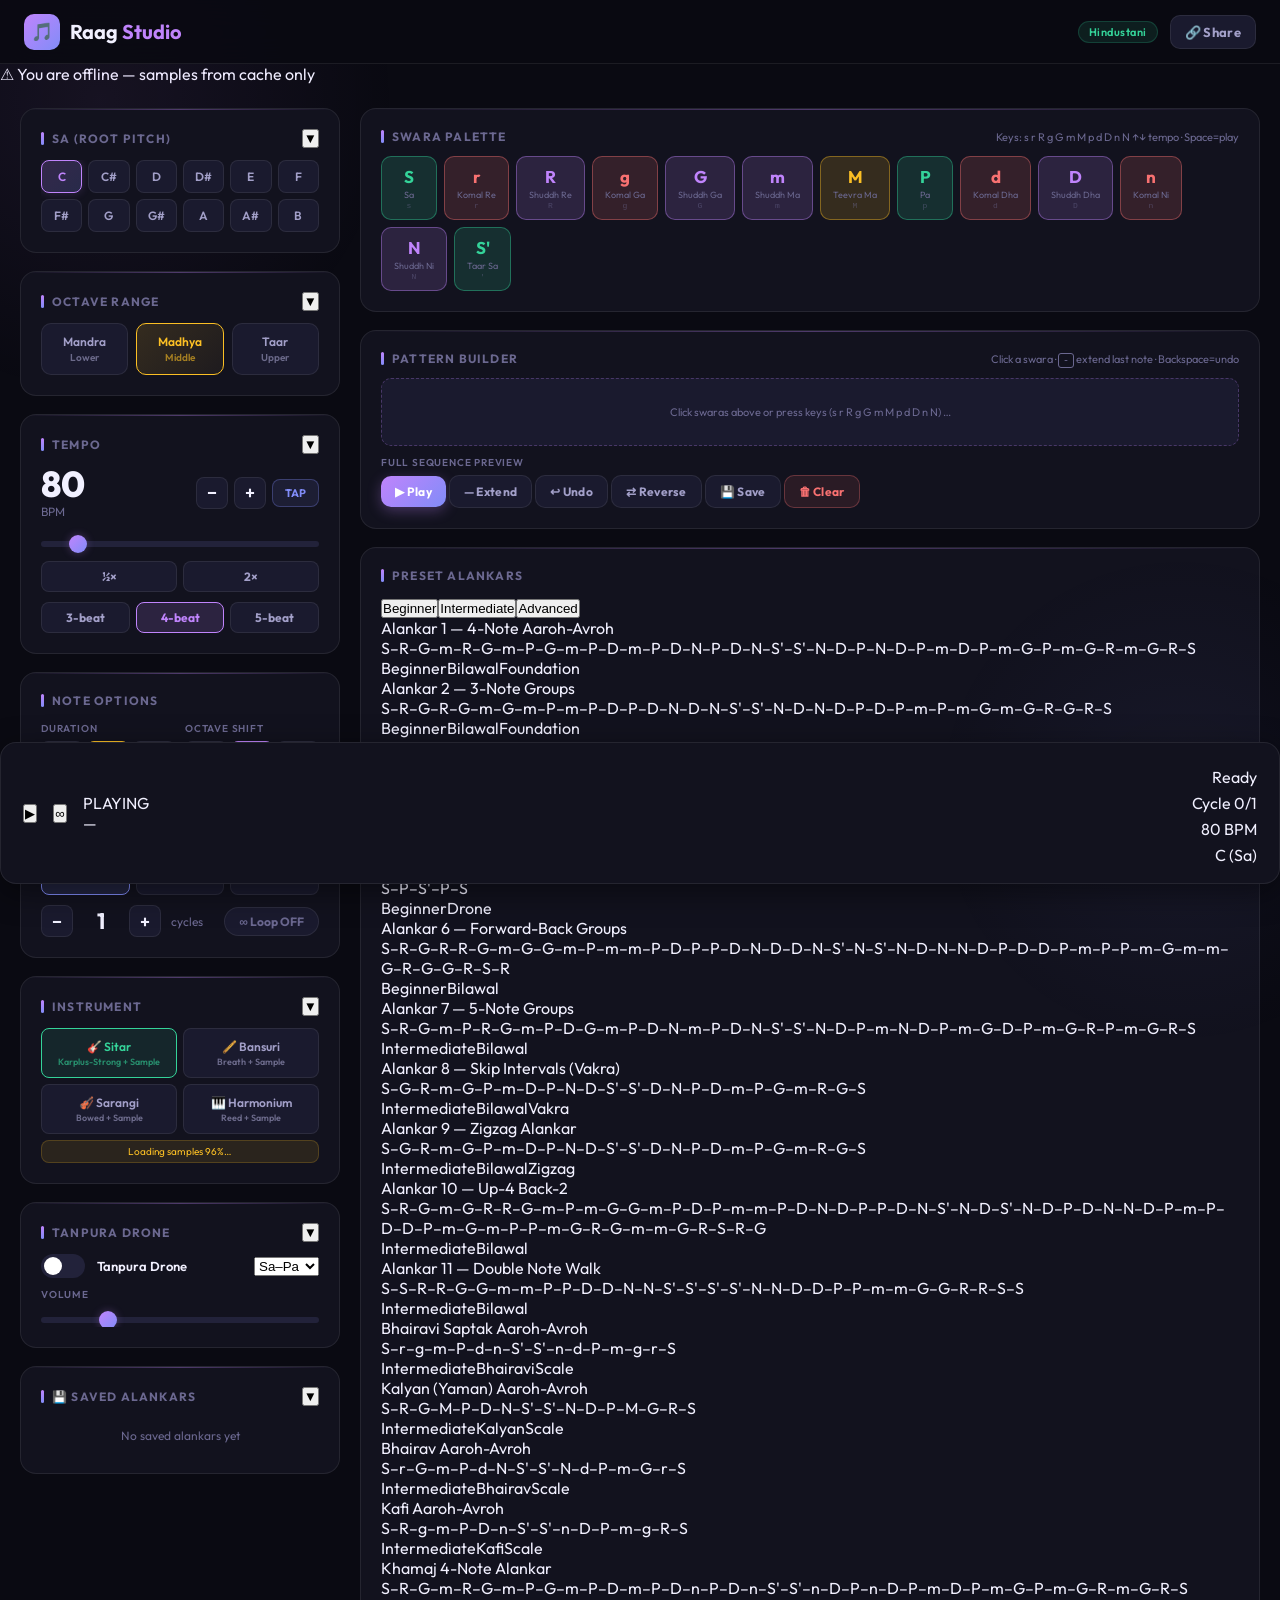
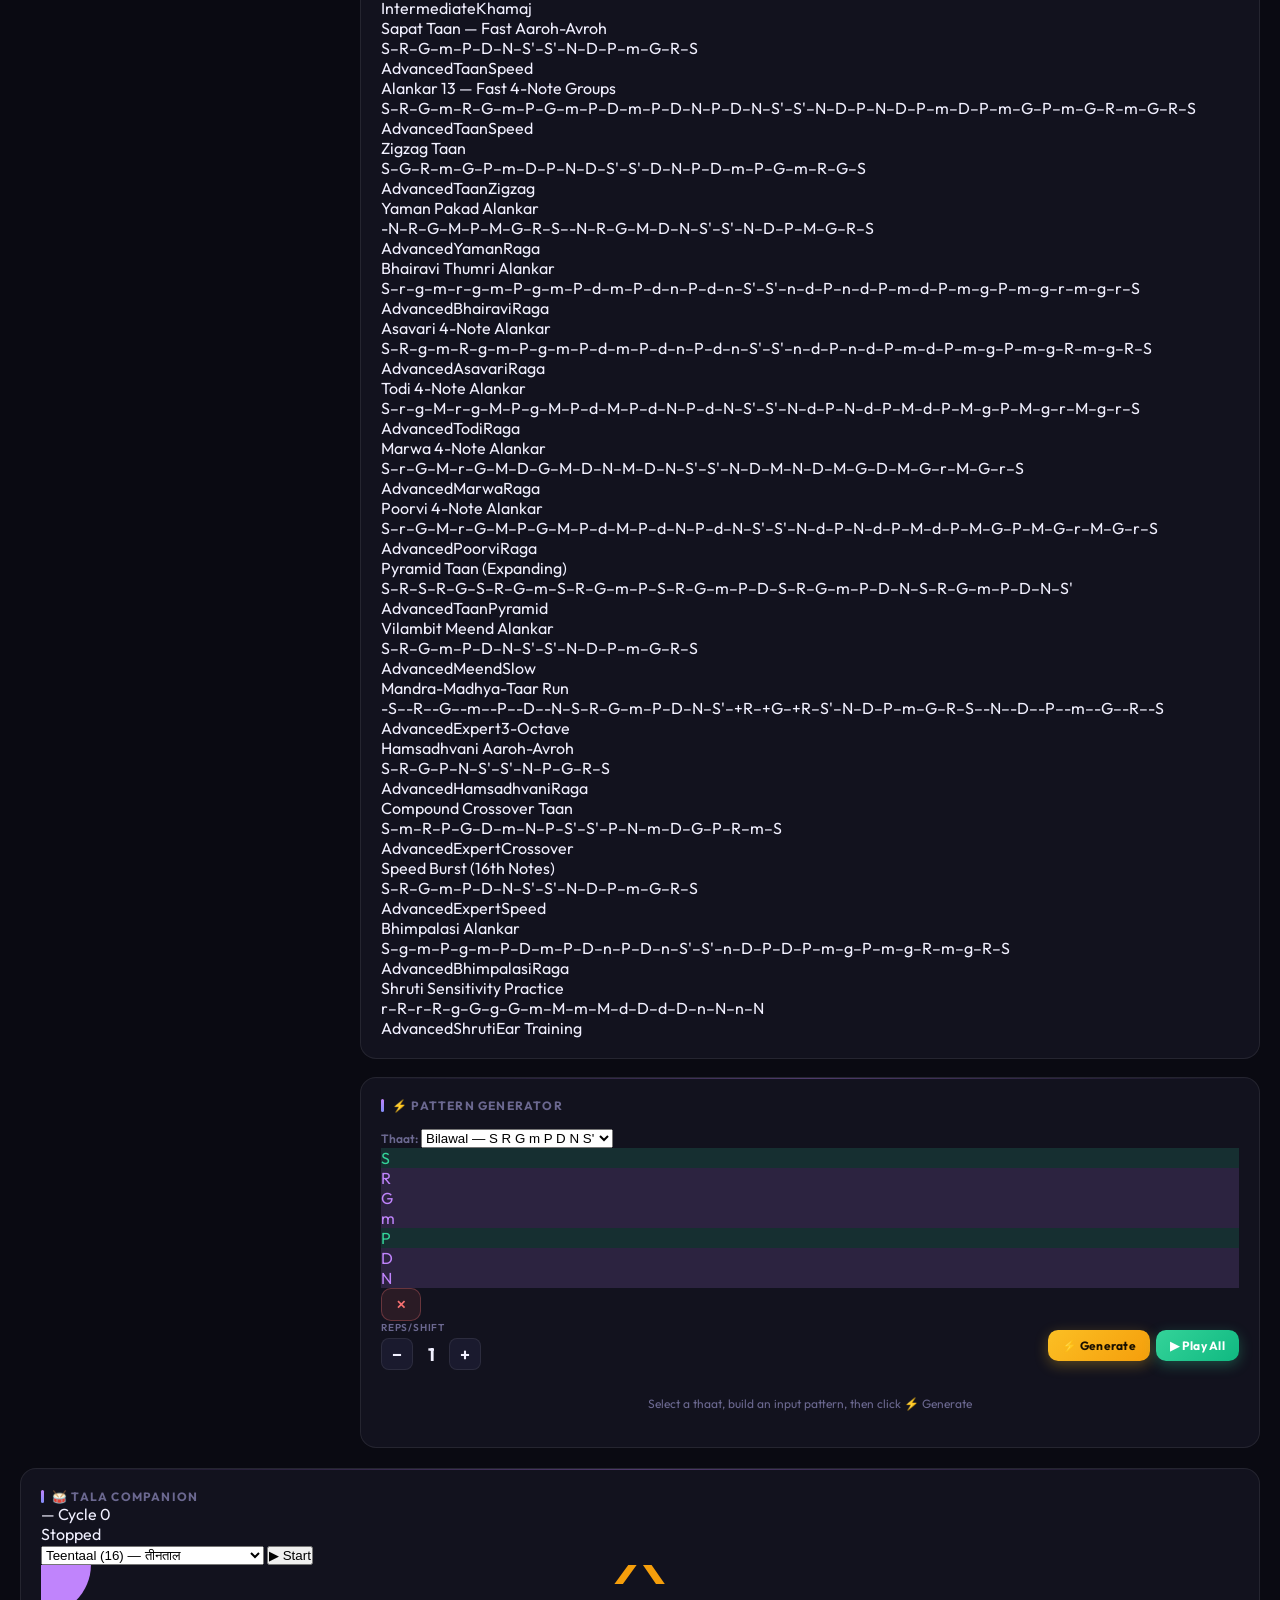
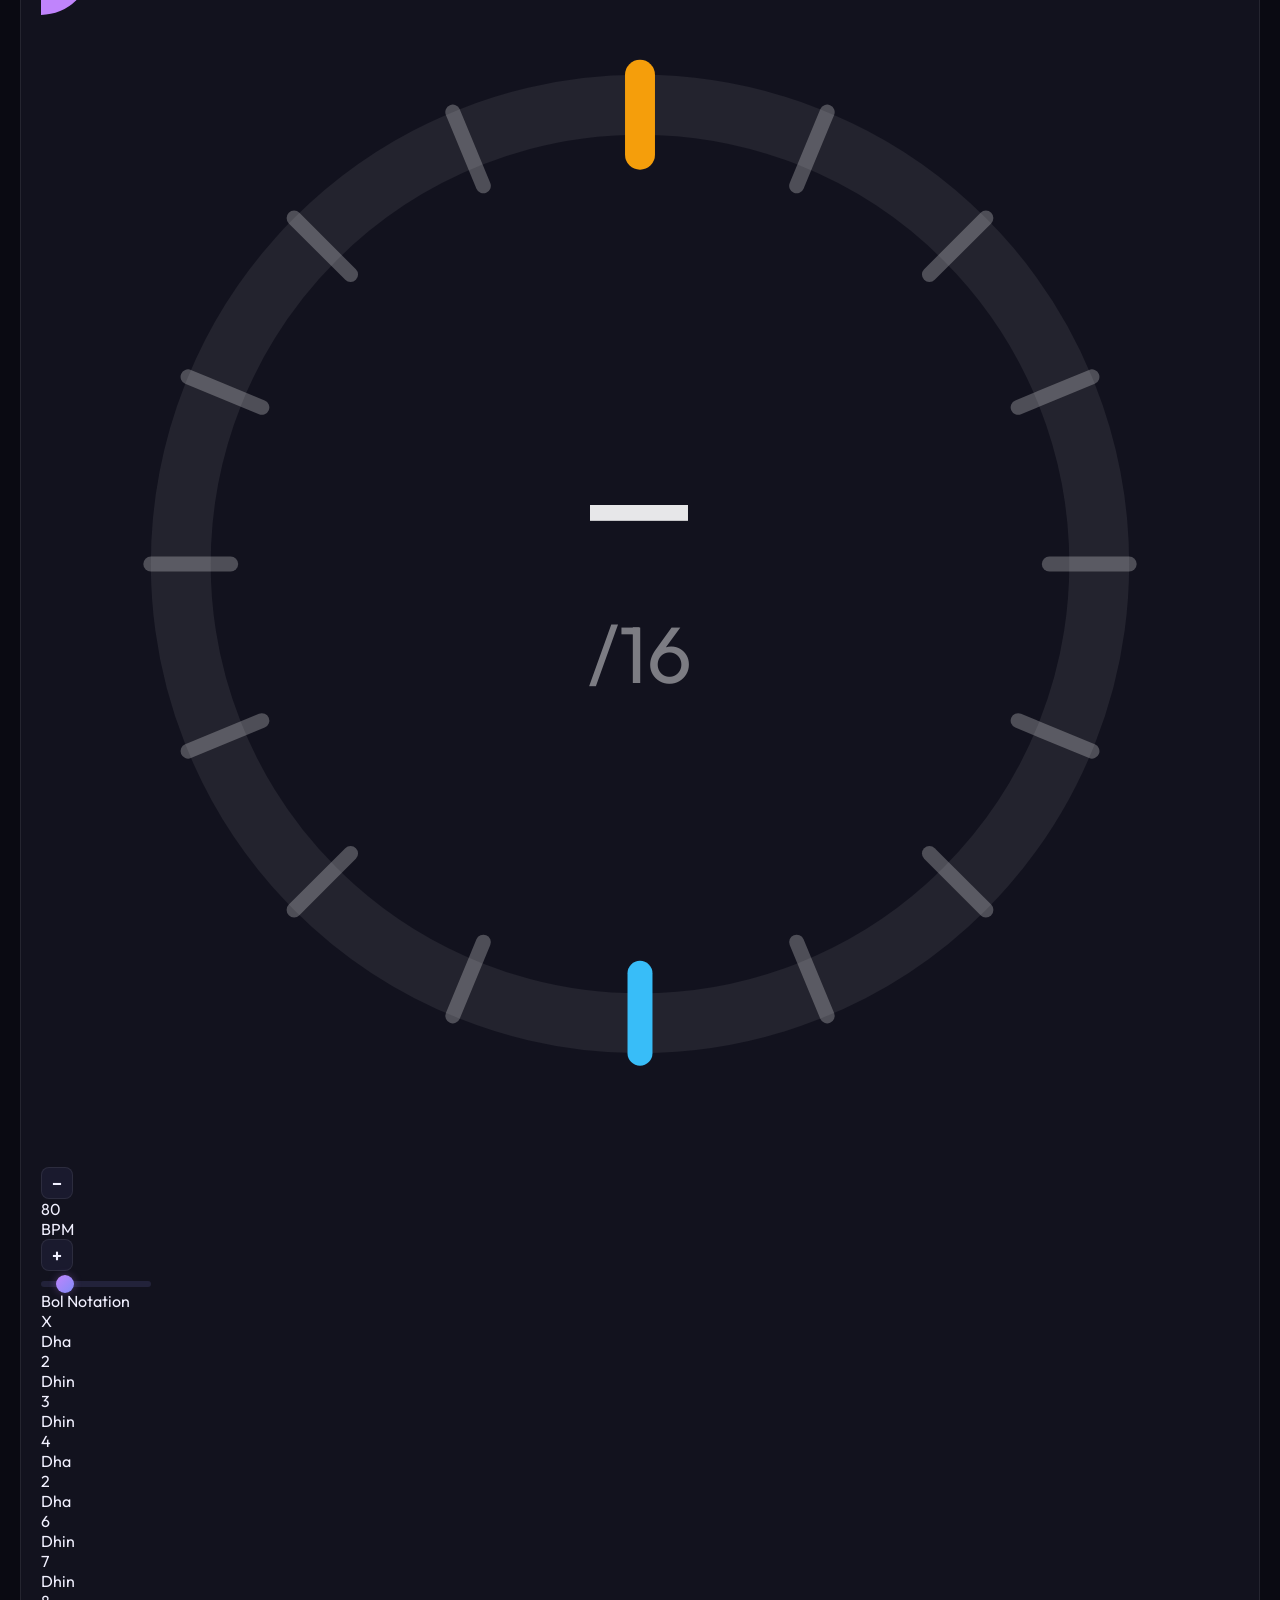
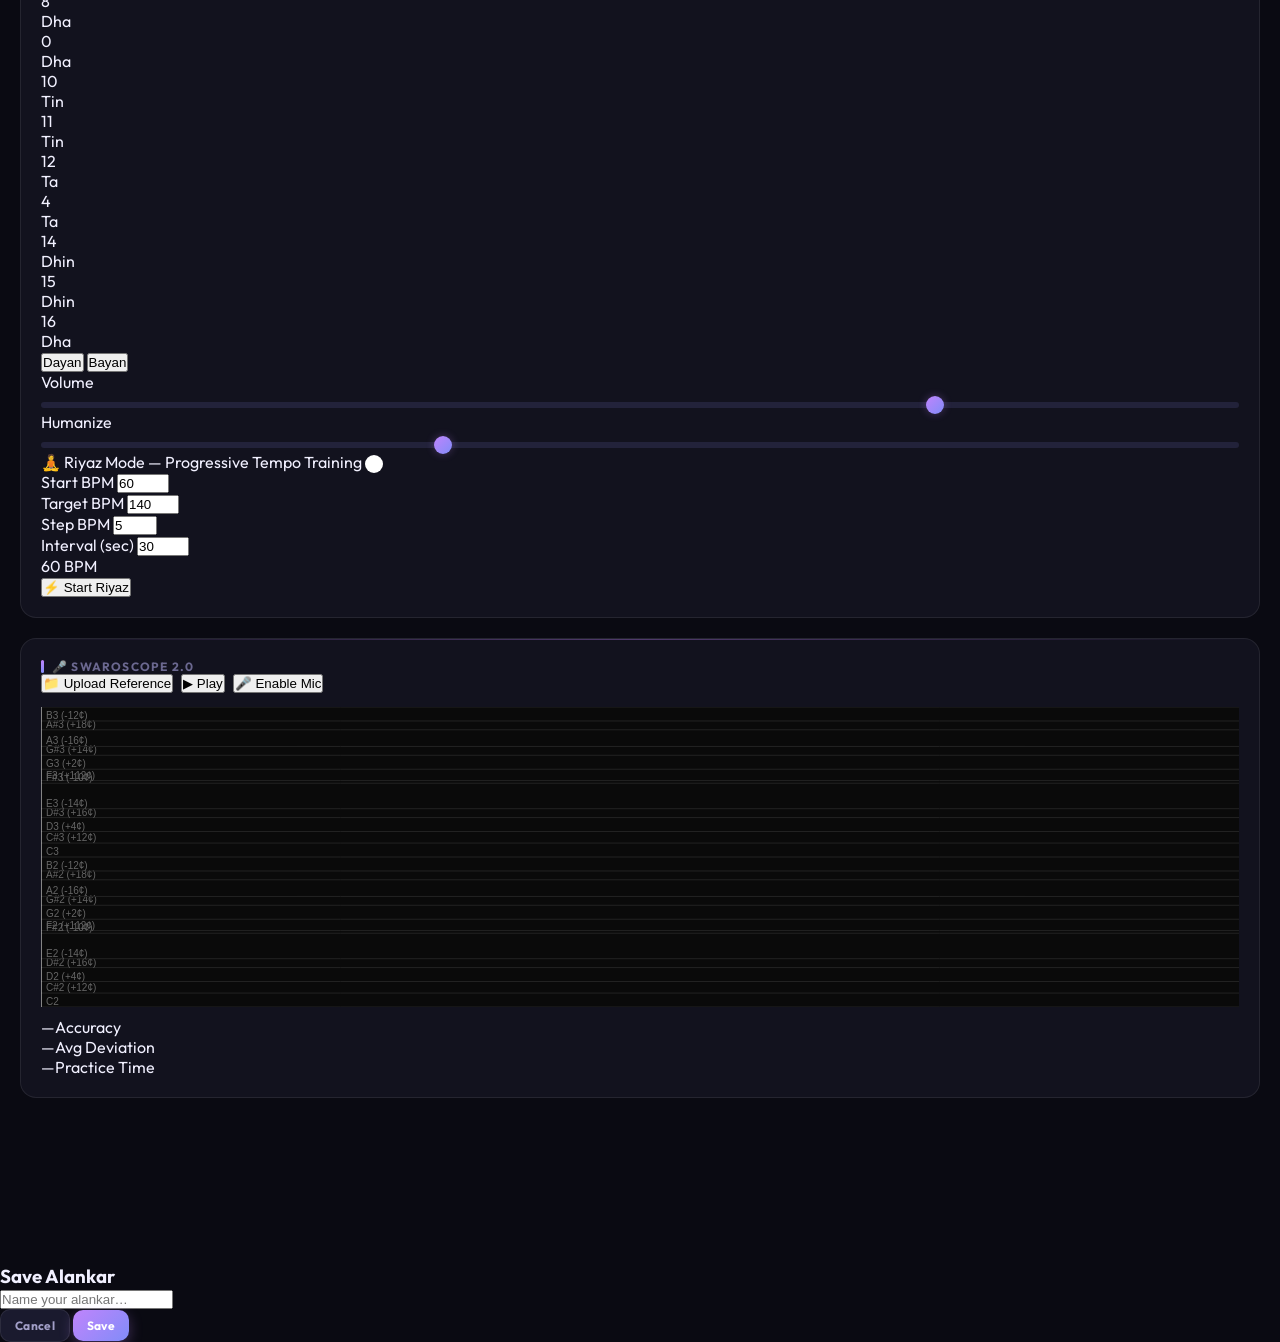
<file: index.html>
<!DOCTYPE html>
<html lang="en">
<head>
  <meta charset="UTF-8" />
  <meta name="viewport" content="width=device-width, initial-scale=1.0, viewport-fit=cover" />
  <meta name="theme-color" content="#0a0a12" />
  <meta name="description" content="Raag Studio — An Indian classical music alankar practice tool. Practice Hindustani swaras with authentic synthesis, pattern generation, and a tanpura drone." />
  <meta name="apple-mobile-web-app-capable" content="yes" />
  <meta name="apple-mobile-web-app-status-bar-style" content="black-translucent" />
  <meta name="apple-mobile-web-app-title" content="Raag Studio" />

  <!-- Open Graph -->
  <meta property="og:title"       content="Raag Studio" />
  <meta property="og:description" content="Practice Indian classical music alankars with authentic synthesis, pattern generation, and a tanpura drone." />
  <meta property="og:type"        content="website" />

  <title>Raag Studio — Hindustani Alankar Practice</title>

  <!-- PWA Manifest -->
  <link rel="manifest" href="manifest.json" />
  <link rel="apple-touch-icon" href="icons/icon-192.svg" />

  <!-- Google Fonts -->
  <link rel="preconnect" href="https://fonts.googleapis.com" />
  <link rel="preconnect" href="https://fonts.gstatic.com" crossorigin />
  <link href="https://fonts.googleapis.com/css2?family=Outfit:wght@400;500;600;700;800&display=swap" rel="stylesheet" />

  <!-- CSS v4 -->
  <link rel="stylesheet" href="css/tokens.css?v=4" />
  <link rel="stylesheet" href="css/animations.css?v=4" />
  <link rel="stylesheet" href="css/layout.css?v=4" />
  <link rel="stylesheet" href="css/components.css?v=4" />
</head>
<body>

<!-- ── HEADER ──────────────────────────────────────────────────────────── -->
<header>
  <div class="logo">
    <div class="logo-icon" aria-hidden="true">🎵</div>
    <div class="logo-text">Raag <span>Studio</span></div>
    <div class="viz-wrap" id="vizBars" aria-hidden="true"></div>
  </div>
  <div class="header-right">
    <span class="header-badge">Hindustani</span>
    <button class="pwa-install-btn" id="pwaInstallBtn" title="Install as app">⬇ Install</button>
    <button class="btn btn-ghost" id="shareBtn" title="Share pattern (Shift+S)" style="font-size:13px">🔗 Share</button>
  </div>
</header>

<!-- ── OFFLINE BANNER ──────────────────────────────────────────────────── -->
<div class="offline-banner" role="status">⚠ You are offline — samples from cache only</div>

<!-- ── MAIN ───────────────────────────────────────────────────────────── -->
<main class="app" id="app">

  <!-- ════════════════════════════════════════════════
       LEFT PANEL
  ═════════════════════════════════════════════════ -->
  <aside class="left-panel" aria-label="Controls">

    <!-- SA Pitch -->
    <section class="card card-collapsible" id="pitchCard">
      <div class="card-header">
        <h2 class="card-title">Sa (Root Pitch)</h2>
        <button class="card-collapse-btn" aria-label="Collapse">▼</button>
      </div>
      <div class="card-body">
        <div class="pitch-grid" id="pitchGrid" role="group" aria-label="Select root pitch"></div>
      </div>
    </section>

    <!-- Octave -->
    <section class="card card-collapsible" id="octaveCard">
      <div class="card-header">
        <h2 class="card-title">Octave Range</h2>
        <button class="card-collapse-btn" aria-label="Collapse">▼</button>
      </div>
      <div class="card-body">
        <div class="octave-selector" role="group" aria-label="Select starting octave">
          <button class="oct-btn" data-oct="-1" id="octM1">Mandra<span class="oct-hi">Lower</span></button>
          <button class="oct-btn active" data-oct="0" id="oct0">Madhya<span class="oct-hi">Middle</span></button>
          <button class="oct-btn" data-oct="1" id="oct1">Taar<span class="oct-hi">Upper</span></button>
        </div>
      </div>
    </section>

    <!-- Tempo -->
    <section class="card card-collapsible" id="tempoCard">
      <div class="card-header">
        <h2 class="card-title">Tempo</h2>
        <button class="card-collapse-btn" aria-label="Collapse">▼</button>
      </div>
      <div class="card-body">
        <div class="tempo-display">
          <div>
            <div class="tempo-value" id="tempoDisplay" aria-live="polite">80</div>
            <div class="tempo-label">BPM</div>
          </div>
          <div class="tempo-btns">
            <button class="tempo-adj" data-adj="-5" aria-label="Decrease tempo by 5">−</button>
            <button class="tempo-adj" data-adj="5"  aria-label="Increase tempo by 5">+</button>
            <button class="tap-btn" id="tapBtn" title="Tap tempo (T)" aria-label="Tap tempo">TAP</button>
          </div>
        </div>
        <input type="range" id="tempoSlider" min="30" max="500" value="80" aria-label="Tempo slider" />
        <div class="speed-btns" style="margin-top:10px">
          <button class="speed-btn" data-speed="half"   title="½ speed ([ key)">½×</button>
          <button class="speed-btn" data-speed="double" title="2× speed (] key)">2×</button>
        </div>
        <div class="beat-type-row" role="group" aria-label="Beats per cycle">
          <button class="beat-type-btn"        data-beats="3">3-beat</button>
          <button class="beat-type-btn active" data-beats="4">4-beat</button>
          <button class="beat-type-btn"        data-beats="5">5-beat</button>
        </div>
      </div>
    </section>

    <!-- Note Options -->
    <section class="card" id="noteOptsCard">
      <h2 class="card-title">Note Options</h2>
      <div class="note-opts-grid">
        <div>
          <div class="opts-label">Duration</div>
          <div class="seg-btns" id="durBtns" role="group" aria-label="Note duration">
            <button class="seg-btn" data-dur="2">½</button>
            <button class="seg-btn active-dur" data-dur="1">♩</button>
            <button class="seg-btn" data-dur="0.5">♪</button>
          </div>
        </div>
        <div>
          <div class="opts-label">Octave Shift</div>
          <div class="seg-btns" id="octOffBtns" role="group" aria-label="Octave offset">
            <button class="seg-btn" data-off="-1">-</button>
            <button class="seg-btn active-oct" data-off="0">·</button>
            <button class="seg-btn" data-off="1">+</button>
          </div>
        </div>
      </div>
    </section>

    <!-- Direction & Repeats -->
    <section class="card" id="directionCard">
      <h2 class="card-title">Direction & Repeats</h2>
      <div class="direction-selector" role="group" aria-label="Playback direction">
        <button class="dir-btn active" data-dir="up"   title="Aroha — ascending">↑ Aaroh</button>
        <button class="dir-btn"        data-dir="down" title="Avaroh — descending">↓ Avroh</button>
        <button class="dir-btn"        data-dir="both" title="Both directions">↕ Both</button>
      </div>
      <div class="repeat-row">
        <button class="tempo-adj repeat-adj" data-adj="-1" aria-label="Decrease repeats">−</button>
        <div class="repeat-val" id="repeatVal">1</div>
        <button class="tempo-adj repeat-adj" data-adj="1"  aria-label="Increase repeats">+</button>
        <span style="font-size:12px;color:var(--text3)">cycles</span>
        <button class="loop-pill" id="loopPill" title="Loop (L key)">∞ Loop OFF</button>
      </div>
    </section>

    <!-- Instrument -->
    <section class="card card-collapsible" id="instrumentCard">
      <div class="card-header">
        <h2 class="card-title">Instrument</h2>
        <button class="card-collapse-btn" aria-label="Collapse">▼</button>
      </div>
      <div class="card-body">
        <div class="wave-selector" role="group" aria-label="Select instrument">
          <button class="wave-btn active" data-wave="sitar">🎸 Sitar<span class="wave-sub">Karplus-Strong + Sample</span></button>
          <button class="wave-btn"        data-wave="flute">🪈 Bansuri<span class="wave-sub">Breath + Sample</span></button>
          <button class="wave-btn"        data-wave="sarangi">🎻 Sarangi<span class="wave-sub">Bowed + Sample</span></button>
          <button class="wave-btn"        data-wave="harmonium">🎹 Harmonium<span class="wave-sub">Reed + Sample</span></button>
        </div>
        <div class="sample-status" id="sampleStatus">Click to load samples</div>
      </div>
    </section>

    <!-- Tanpura -->
    <section class="card card-collapsible" id="tanpuraCard">
      <div class="card-header">
        <h2 class="card-title">Tanpura Drone</h2>
        <button class="card-collapse-btn" aria-label="Collapse">▼</button>
      </div>
      <div class="card-body">
        <div class="tanpura-row">
          <label class="tanpura-toggle" aria-label="Toggle tanpura drone">
            <input type="checkbox" id="tanpuraToggle" />
            <span class="t-slider"></span>
          </label>
          <span style="font-size:13px;font-weight:600">Tanpura Drone</span>
          <select id="tanpuraTuning" aria-label="Tanpura tuning" style="margin-left:auto">
            <option value="sa-pa">Sa–Pa</option>
            <option value="sa-ma">Sa–Ma</option>
            <option value="sa-ni">Sa–Ni</option>
          </select>
        </div>
        <div style="margin-top:8px">
          <div class="opts-label">Volume</div>
          <input type="range" id="tanpuraVol" min="10" max="100" value="30" aria-label="Tanpura volume" />
        </div>
      </div>
    </section>

    <!-- Saved Alankars -->
    <section class="card card-collapsible" id="savedCard">
      <div class="card-header">
        <h2 class="card-title">💾 Saved Alankars</h2>
        <button class="card-collapse-btn" aria-label="Collapse">▼</button>
      </div>
      <div class="card-body">
        <div class="saved-list" id="savedList"></div>
      </div>
    </section>

  </aside><!-- /left-panel -->

  <!-- ════════════════════════════════════════════════
       RIGHT PANEL
  ═════════════════════════════════════════════════ -->
  <div class="right-panel">

    <!-- SWARA PALETTE -->
    <section class="card" id="paletteCard" aria-label="Swara palette">
      <div class="card-header">
        <h2 class="card-title">Swara Palette</h2>
        <span style="font-size:11px;color:var(--text3)" id="keyboardHint">Keys: s r R g G m M p d D n N ↑↓ tempo ·  Space=play</span>
      </div>
      <div class="swara-palette" id="swaraPalette" role="group" aria-label="Select a swara to add to your pattern"></div>
    </section>

    <!-- PATTERN BUILDER -->
    <section class="card" id="patternCard">
      <div class="card-header">
        <h2 class="card-title">Pattern Builder</h2>
        <span style="font-size:11px;color:var(--text3)">Click a swara · <kbd style="font-size:10px;padding:1px 4px;border:1px solid var(--text3);border-radius:3px">-</kbd> extend last note · Backspace=undo</span>
      </div>
      <!-- Pattern track -->
      <div class="pattern-track empty" id="patternTrack" aria-label="Your pattern" role="list"></div>
      <!-- Flow preview -->
      <div style="margin-top:10px">
        <div class="opts-label" style="margin-bottom:6px">Full sequence preview</div>
        <div class="flow-notes" id="flowNotes" aria-label="Full playback sequence" aria-live="polite"></div>
      </div>
      <!-- Actions -->
      <div class="pattern-actions">
        <button class="btn btn-primary" id="buildPlayBtn">▶ Play</button>
        <button class="btn btn-ghost"   id="extendBtn"  title="Extend last note by 1 beat (- key)">— Extend</button>
        <button class="btn btn-ghost"   id="undoBtn"    title="Undo last (Backspace)">↩ Undo</button>
        <button class="btn btn-ghost"   id="reverseBtn" title="Reverse pattern">⇄ Reverse</button>
        <button class="btn btn-ghost"   id="saveBtn"    title="Save alankar">💾 Save</button>
        <button class="btn btn-danger"  id="clearBtn"   title="Clear pattern (Delete)">🗑 Clear</button>
      </div>
    </section>

    <!-- PRESETS -->
    <section class="card" id="presetsCard">
      <h2 class="card-title">Preset Alankars</h2>
      <div class="presets-filter" id="presetsFilter" role="group" aria-label="Filter presets by difficulty"></div>
      <div class="presets-grid" id="presetsGrid" aria-label="Preset alankar library"></div>
    </section>

    <!-- PATTERN GENERATOR -->
    <section class="card" id="generatorCard">
      <h2 class="card-title">⚡ Pattern Generator</h2>

      <!-- Thaat select -->
      <div class="thaat-select-row">
        <label for="thaatSelect" style="font-size:12px;color:var(--text3);font-weight:600">Thaat:</label>
        <select class="thaat-select" id="thaatSelect" aria-label="Select thaat"></select>
      </div>

      <!-- Thaat scale strip -->
      <div class="thaat-notes-strip" id="thaatNotesStrip" aria-label="Thaat notes — click to build input pattern"></div>

      <!-- Generator input -->
      <div class="gen-input-row">
        <div class="gen-input-track empty" id="genInputTrack" aria-label="Input pattern for generator"></div>
        <button class="btn btn-danger" id="clearGenBtn" title="Clear input">✕</button>
      </div>

      <!-- Options -->
      <div style="display:flex;gap:12px;flex-wrap:wrap;align-items:center;margin-bottom:10px">
        <!-- Reps per shift -->
        <div>
          <div class="opts-label" style="margin-bottom:4px">Reps/Shift</div>
          <div style="display:flex;align-items:center;gap:6px">
            <button class="tempo-adj gen-rep-adj" data-adj="-1" aria-label="Fewer reps">−</button>
            <span id="genRepsVal" style="font-size:18px;font-weight:700;width:24px;text-align:center">1</span>
            <button class="tempo-adj gen-rep-adj" data-adj="1"  aria-label="More reps">+</button>
          </div>
        </div>
        <!-- Generate + Play All -->
        <div style="display:flex;gap:6px;margin-left:auto;align-items:flex-end">
          <button class="btn btn-gold"    id="generateBtn">⚡ Generate</button>
          <button class="btn btn-success" id="playAllBtn">▶ Play All</button>
        </div>
      </div>

      <!-- Playback strip -->
      <div class="opts-label hidden" id="genPlaybackLabel"></div>
      <div class="gen-playback-strip hidden" id="genPlaybackStrip" aria-live="polite"></div>

      <!-- Results -->
      <div class="gen-results" id="genResults" aria-label="Generated patterns">
        <div style="font-size:12px;color:var(--text3);text-align:center;padding:16px">
          Select a thaat, build an input pattern, then click ⚡ Generate
        </div>
      </div>
      </section>

  </div><!-- /right-panel (generator end) -->

  <!-- ══════════════════════════════════════════════
       TALA COMPANION — Full-width panel below grid
  ═══════════════════════════════════════════════ -->
  <section class="card" id="talaCard" style="grid-column:1/-1;margin-top:0" aria-label="Tala Companion">

    <!-- Header -->
    <div class="tala-header-row">
      <div class="tala-active-dot" id="talaActiveDot"></div>
      <h2 class="card-title" style="margin:0">🥁 Tala Companion</h2>
      <div class="tala-pills">
        <span class="tala-pill" id="talaCurrentBeat">—</span>
        <span class="tala-pill" id="talaCurrentCycle">Cycle 0</span>
      </div>
      <span class="tala-status" id="talaStatus">Stopped</span>
    </div>

    <!-- Tala select + start -->
    <div class="tala-select-wrap">
      <select id="talaSelect" aria-label="Select tala"></select>
      <button id="talaStartBtn" aria-label="Start or stop tabla">▶ Start</button>
    </div>

    <!-- Ring + Bol strip -->
    <div class="tala-main-row">

      <!-- Avarta ring -->
      <div class="avarta-ring-wrap">
        <svg id="avartaRing" viewBox="0 0 120 120" aria-hidden="true"></svg>
        <div class="tala-bpm-group">
          <button class="tempo-adj" data-talabpm="-5" aria-label="Decrease tabla tempo">−</button>
          <div>
            <div class="tala-bpm-val" id="talaBPMDisplay">80</div>
            <div class="tala-bpm-label">BPM</div>
          </div>
          <button class="tempo-adj" data-talabpm="5" aria-label="Increase tabla tempo">+</button>
        </div>
        <input type="range" id="talaBPMSlider" min="20" max="400" value="80"
               aria-label="Tabla tempo slider" style="width:110px" />
      </div>

      <!-- Bol strip -->
      <div class="bol-strip-wrap">
        <div class="bol-strip-label">Bol Notation</div>
        <div id="bolStrip" role="list" aria-label="Tala bol sequence" aria-live="polite"></div>
      </div>

    </div><!-- /tala-main-row -->

    <!-- Controls row -->
    <div class="tala-controls-row">
      <div class="mute-btns">
        <button class="mute-btn" id="muteDayanBtn" title="Mute dayan (right drum)">Dayan</button>
        <button class="mute-btn" id="muteBayanBtn" title="Mute bayan (left drum)">Bayan</button>
      </div>
      <div class="tala-slider-row" style="flex:1">
        <label for="talaVol">Volume</label>
        <input type="range" id="talaVol" min="0" max="100" value="75" aria-label="Tabla volume" />
      </div>
      <div class="tala-slider-row" style="flex:1">
        <label for="humanizeSlider">Humanize</label>
        <input type="range" id="humanizeSlider" min="0" max="30" value="10" aria-label="Timing humanization" />
      </div>
    </div>

    <!-- Riyaz Mode -->
    <div class="riyaz-toggle-row">
      <span class="riyaz-label">🧘 Riyaz Mode — Progressive Tempo Training</span>
      <label class="tanpura-toggle" aria-label="Toggle Riyaz mode">
        <input type="checkbox" id="riyazToggle" />
        <span class="t-slider"></span>
      </label>
    </div>
    <div id="riyazPanel">
      <div class="riyaz-grid">
        <div class="riyaz-field">
          <label for="riyazStartBPM">Start BPM</label>
          <input type="number" id="riyazStartBPM" value="60" min="20" max="400" />
        </div>
        <div class="riyaz-field">
          <label for="riyazTargetBPM">Target BPM</label>
          <input type="number" id="riyazTargetBPM" value="140" min="20" max="500" />
        </div>
        <div class="riyaz-field">
          <label for="riyazStepBPM">Step BPM</label>
          <input type="number" id="riyazStepBPM" value="5" min="1" max="50" />
        </div>
        <div class="riyaz-field">
          <label for="riyazIntervalSec">Interval (sec)</label>
          <input type="number" id="riyazIntervalSec" value="30" min="5" max="600" />
        </div>
      </div>
      <div class="riyaz-progress-row">
        <div class="riyaz-progress-bar-bg">
          <div id="riyazProgress"></div>
        </div>
        <span id="riyazCurrentBPM">60 BPM</span>
      </div>
      <button id="riyazStartRiyazBtn">⚡ Start Riyaz</button>
    </div>

  </section><!-- /talaCard -->

  <!-- ══════════════════════════════════════════════════════════════
       SWAROSCOPE 2.0 (DAW Timeline)
  ══════════════════════════════════════════════════════════════ -->
  <section class="card" id="swaroscopeCard" style="grid-column:1/-1;margin-top:0" aria-label="Swaroscope">
    
    <!-- Header & Transport -->
    <div class="tala-header-row" style="margin-bottom:14px">
      <div class="tala-active-dot" id="scopeActiveDot"></div>
      <h2 class="card-title" style="margin:0">🎤 Swaroscope 2.0</h2>
      
      <!-- Audio Upload & Transport -->
      <div style="display:flex;align-items:center;gap:8px;margin-left:auto;flex-wrap:wrap">
        <input type="file" id="audioUploadInput" accept="audio/mp3, audio/wav, audio/m4a, audio/ogg" style="display:none" />
        <button class="scope-mode-btn" id="uploadAudioBtn" title="Upload Reference Audio">📁 Upload Reference</button>
        
        <audio id="masterAudio" style="display:none"></audio>
        <button class="scope-mode-btn" id="dawPlayBtn">▶ Play</button>
        <button class="scope-mode-btn" id="dawPauseBtn" style="display:none">⏸ Pause</button>
        
        <!-- Mic toggle -->
        <button class="tala-start-btn" id="scopeStartBtn" aria-label="Enable microphone">🎤 Enable Mic</button>
      </div>
    </div>

    <!-- DAW Timeline Canvas -->
    <div class="scope-canvas-wrap" style="height: 300px; position: relative;">
      <canvas id="swaroscopeCanvas" class="scope-canvas" aria-label="Pitch visualization"></canvas>
    </div>

    <!-- Stats & Feedback -->
    <div class="scope-stats-block" id="scopeStatsBlock" style="margin-top: 10px;">
      <div class="scope-stat"><span class="scope-stat-val" id="statAccuracy">—</span><span class="scope-stat-lbl">Accuracy</span></div>
      <div class="scope-stat"><span class="scope-stat-val" id="statAvgCents">—</span><span class="scope-stat-lbl">Avg Deviation</span></div>
      <div class="scope-stat"><span class="scope-stat-val" id="statPracticeTime">—</span><span class="scope-stat-lbl">Practice Time</span></div>
    </div>

    <!-- AI Guru Feedback Area -->
    <div id="aiGuruFeedback" style="margin-top: 10px; padding: 10px; background: rgba(168, 85, 247, 0.1); border-left: 3px solid #c084fc; border-radius: 4px; display: none;">
      <strong style="color: #c084fc;">AI Guru:</strong> <span id="aiGuruText">Analyzing...</span>
    </div>

  </section><!-- /swaroscopeCard -->

</main><!-- /app -->

<!-- ── PLAYBACK BAR ────────────────────────────────────────────────────── -->
<div class="playback-bar" role="status" aria-label="Playback controls">
  <button class="play-btn" id="playBtn" title="Play / Stop (Space)" aria-label="Play or stop">▶</button>
  <button class="loop-btn" id="loopBtn" title="Loop (L)" aria-label="Toggle loop">∞</button>
  <div class="playback-info">
    <div class="now-label">PLAYING</div>
    <div class="now-note" id="nowNote" aria-live="polite">—</div>
    <div class="progress-wrap" role="progressbar" aria-valuenow="0" aria-valuemin="0" aria-valuemax="100" aria-label="Playback progress">
      <div class="progress-bar" id="progressBar"></div>
    </div>
  </div>
  <div class="playback-stats">
    <div class="beat-dots" id="beatDots" aria-hidden="true"></div>
    <div class="stat-pill" id="statPill">Ready</div>
    <div class="stat-pill" id="cyclePill">Cycle 0/1</div>
    <div class="stat-pill" id="tempoPill">80 BPM</div>
    <div class="stat-pill" id="pitchPill">C (Sa)</div>
  </div>
</div>

<!-- ── SAVE MODAL ─────────────────────────────────────────────────────── -->
<div class="modal-overlay" id="saveModal" role="dialog" aria-modal="true" aria-labelledby="saveModalTitle">
  <div class="modal">
    <h3 id="saveModalTitle">Save Alankar</h3>
    <input type="text" id="saveNameInput" placeholder="Name your alankar…" maxlength="60" autocomplete="off" />
    <div class="modal-actions">
      <button class="btn btn-ghost"   id="cancelSaveBtn">Cancel</button>
      <button class="btn btn-primary" id="confirmSaveBtn">Save</button>
    </div>
  </div>
</div>

<!-- ── TOAST ──────────────────────────────────────────────────────────── -->
<div class="toast" id="toast" role="alert" aria-live="assertive"></div>

<!-- ── JS ENTRY POINT ─────────────────────────────────────────────────── -->
<script type="module" src="js/main.js?v=3"></script>

<!-- Collapsible cards (lightweight inline script — no module needed) -->
<script>
  document.querySelectorAll('.card-collapse-btn').forEach(btn => {
    btn.addEventListener('click', () => {
      btn.closest('.card-collapsible')?.classList.toggle('collapsed');
    });
  });
</script>

</body>
</html>
</file>
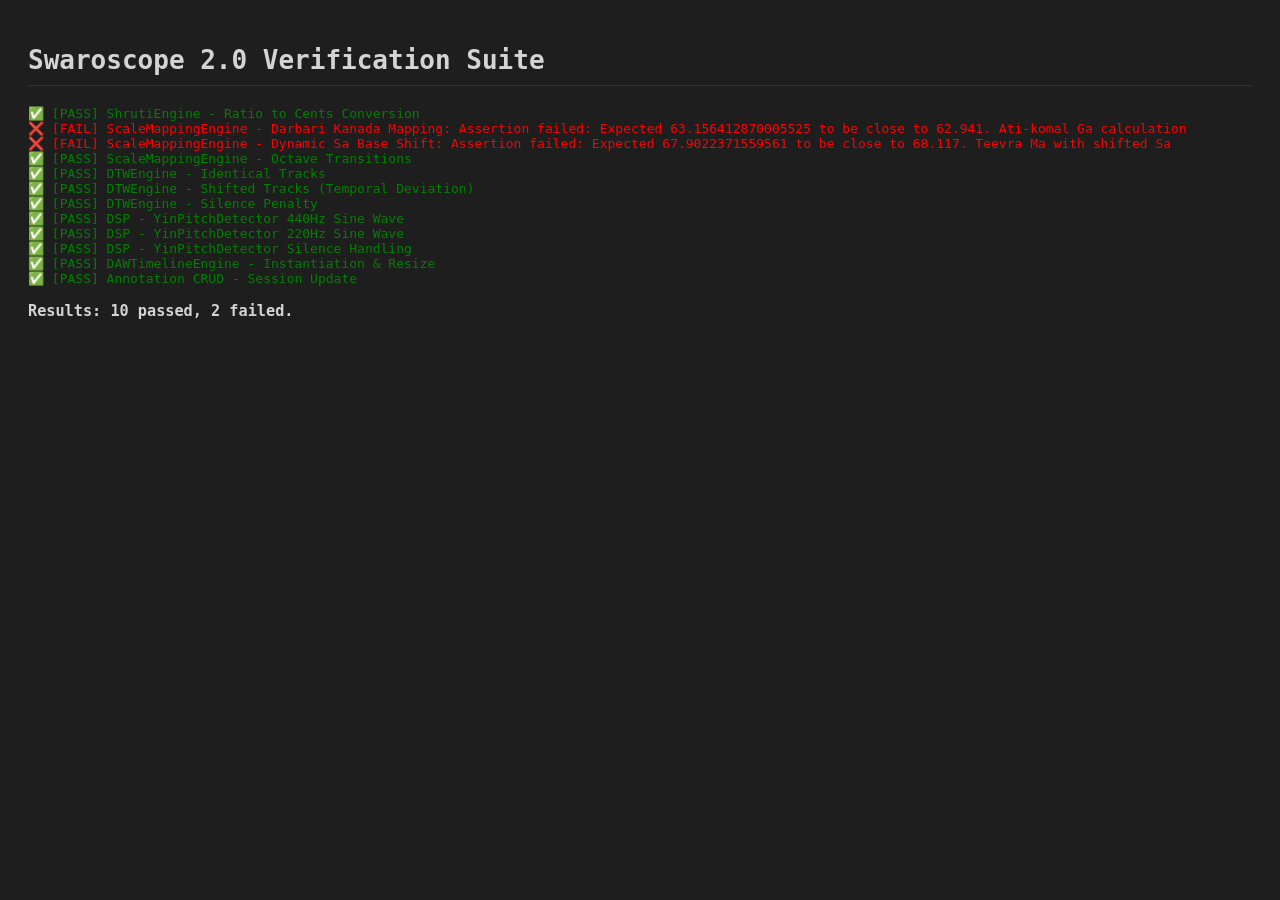
<file: tests/test-runner.html>
<!DOCTYPE html>
<html lang="en">
<head>
  <meta charset="UTF-8">
  <title>Swaroscope 2.0 Test Suite</title>
  <style>
    body { font-family: monospace; background: #1e1e1e; color: #d4d4d4; padding: 20px; }
    h1 { border-bottom: 1px solid #333; padding-bottom: 10px; }
    #test-results { margin-top: 20px; }
  </style>
</head>
<body>
  <h1>Swaroscope 2.0 Verification Suite</h1>
  <div id="test-results"></div>

  <script type="module">
    import { runner } from './test-framework.js';
    
    // Import all test suites
    import './scale.test.js';
    import './dtw.test.js';
    import './dsp.test.js';
    import './ui.test.js';
    
    // Run tests
    runner.runAll();
  </script>
</body>
</html>
</file>
<file: css/tokens.css>
/* ═══════════════════════════════════════════════════
   RAAG STUDIO — Design Tokens
   All CSS custom properties live here.
═══════════════════════════════════════════════════ */
:root {
  /* Backgrounds */
  --bg:       #0a0a12;
  --surface:  #12121e;
  --surface2: #1a1a2e;
  --surface3: #22223a;

  /* Borders */
  --border:   rgba(255, 255, 255, 0.08);

  /* Accent palette */
  --accent:   #c084fc;
  --accent2:  #818cf8;
  --accent3:  #34d399;
  --gold:     #fbbf24;
  --danger:   #f87171;
  --glow:     rgba(192, 132, 252, 0.3);

  /* Typography */
  --text:     #f1f0ff;
  --text2:    #a29fc8;
  --text3:    #6b6890;

  /* Shape */
  --radius:    16px;
  --radius-sm: 10px;

  /* Swara type colours (used by JS via CSS variables) */
  --col-komal-bg:   rgba(248, 113, 113, 0.15);
  --col-komal-fg:   #f87171;
  --col-komal-bd:   rgba(248, 113, 113, 0.4);

  --col-teevra-bg:  rgba(251, 191, 36, 0.15);
  --col-teevra-fg:  #fbbf24;
  --col-teevra-bd:  rgba(251, 191, 36, 0.4);

  --col-shuddh-bg:  rgba(192, 132, 252, 0.15);
  --col-shuddh-fg:  #c084fc;
  --col-shuddh-bd:  rgba(192, 132, 252, 0.4);

  --col-pa-sa-bg:   rgba(52, 211, 153, 0.15);
  --col-pa-sa-fg:   #34d399;
  --col-pa-sa-bd:   rgba(52, 211, 153, 0.4);
}
</file>
<file: css/animations.css>
/* ═══════════════════════════════════════════════════
   RAAG STUDIO — Animations
═══════════════════════════════════════════════════ */

@keyframes amb {
  0%, 100% { transform: translateY(0) scale(1); }
  50%       { transform: translateY(30px) scale(1.05); }
}

@keyframes notePulse {
  0%   { transform: scale(1); }
  50%  { transform: scale(1.18); }
  100% { transform: scale(1); }
}

@keyframes fadeSlideIn {
  from { opacity: 0; transform: translateY(8px); }
  to   { opacity: 1; transform: translateY(0); }
}

@keyframes shimmer {
  0%   { background-position: -200% center; }
  100% { background-position: 200% center; }
}
</file>
<file: css/layout.css>
/* ═══════════════════════════════════════════════════
   RAAG STUDIO — Layout
═══════════════════════════════════════════════════ */

*, *::before, *::after { box-sizing: border-box; margin: 0; padding: 0; }

html { scroll-behavior: smooth; }

body {
  font-family: 'Outfit', sans-serif;
  background: var(--bg);
  color: var(--text);
  min-height: 100vh;
  overflow-x: hidden;
}

/* Ambient background orbs */
body::before {
  content: ''; position: fixed; top: -200px; left: -200px;
  width: 600px; height: 600px;
  background: radial-gradient(circle, rgba(192,132,252,0.07) 0%, transparent 70%);
  pointer-events: none;
  animation: amb 8s ease-in-out infinite;
}
body::after {
  content: ''; position: fixed; bottom: -150px; right: -150px;
  width: 500px; height: 500px;
  background: radial-gradient(circle, rgba(129,140,248,0.05) 0%, transparent 70%);
  pointer-events: none;
  animation: amb 10s ease-in-out infinite reverse;
}

/* ── HEADER ─────────────────────────────────────── */
header {
  position: sticky; top: 0; z-index: 100;
  background: rgba(10,10,18,0.88);
  backdrop-filter: blur(20px);
  border-bottom: 1px solid var(--border);
  padding: 0 24px;
  display: flex; align-items: center; justify-content: space-between;
  height: 64px;
}

.logo { display: flex; align-items: center; gap: 10px; }
.logo-icon {
  width: 36px; height: 36px;
  background: linear-gradient(135deg, var(--accent), var(--accent2));
  border-radius: 10px;
  display: flex; align-items: center; justify-content: center;
  font-size: 18px;
}
.logo-text { font-size: 20px; font-weight: 700; }
.logo-text span { color: var(--accent); }

.header-right { display: flex; align-items: center; gap: 12px; }
.header-badge {
  font-size: 11px; font-weight: 600; color: var(--accent3);
  background: rgba(52,211,153,0.1);
  border: 1px solid rgba(52,211,153,0.2);
  padding: 3px 10px; border-radius: 20px;
  letter-spacing: 0.5px;
}
.pwa-install-btn {
  font-size: 11px; font-weight: 600; color: var(--accent2);
  background: rgba(129,140,248,0.1);
  border: 1px solid rgba(129,140,248,0.25);
  padding: 4px 12px; border-radius: 20px;
  cursor: pointer; transition: all 0.2s;
  display: none; /* shown via JS when installable */
}
.pwa-install-btn:hover { background: rgba(129,140,248,0.2); }
.pwa-install-btn.visible { display: block; }

/* ── MAIN GRID ───────────────────────────────────── */
.app {
  max-width: 1440px; margin: 0 auto;
  padding: 24px 20px;
  display: grid;
  grid-template-columns: 320px 1fr;
  gap: 20px;
}

/* ── PANELS ──────────────────────────────────────── */
.left-panel  { display: flex; flex-direction: column; gap: 18px; }
.right-panel { display: flex; flex-direction: column; gap: 18px; }

/* ── VIZ ─────────────────────────────────────────── */
.viz-wrap { display: flex; align-items: flex-end; gap: 2px; height: 30px; padding: 0 4px; }
.viz-bar {
  flex: 1;
  background: rgba(192,132,252,0.25);
  border-radius: 2px 2px 0 0;
  transition: height 0.05s, background 0.05s;
  min-height: 2px;
}

/* ── PLAYBACK BAR ────────────────────────────────── */
.playback-bar {
  background: var(--surface);
  border: 1px solid var(--border);
  border-radius: var(--radius);
  padding: 18px 22px;
  display: flex; align-items: center; gap: 16px;
  position: sticky; bottom: 16px;
  backdrop-filter: blur(20px);
  box-shadow: 0 8px 32px rgba(0,0,0,0.45);
  z-index: 50;
}
.playback-info { flex: 1; min-width: 0; }
.playback-stats { display: flex; flex-direction: column; gap: 6px; align-items: flex-end; }

/* ── SCROLLBAR ───────────────────────────────────── */
::-webkit-scrollbar { width: 5px; }
::-webkit-scrollbar-track { background: transparent; }
::-webkit-scrollbar-thumb { background: var(--surface3); border-radius: 3px; }

/* ══════════════════════════════════════════════════
   RESPONSIVE — Tablet (≤ 900px)
══════════════════════════════════════════════════ */
@media (max-width: 900px) {
  .app { grid-template-columns: 1fr; }
  .left-panel { order: 2; }
  .right-panel { order: 1; }
}

/* ══════════════════════════════════════════════════
   RESPONSIVE — Mobile (≤ 600px)
══════════════════════════════════════════════════ */
@media (max-width: 600px) {
  header { padding: 0 16px; height: 56px; }
  .logo-text { font-size: 17px; }
  .header-badge { display: none; }

  .app { padding: 14px 12px; gap: 14px; }

  .playback-bar {
    position: fixed; bottom: 0; left: 0; right: 0;
    border-radius: 0;
    border-left: none; border-right: none; border-bottom: none;
    padding: 12px 16px;
    gap: 12px;
  }
  /* Add bottom padding so content isn't hidden behind fixed bar */
  .right-panel { padding-bottom: 96px; }
  .left-panel  { padding-bottom: 12px; }

  .play-btn { width: 46px; height: 46px; font-size: 17px; }
  .now-note  { font-size: 22px; }
}

/* ══════════════════════════════════════════════════
   RESPONSIVE — Small mobile (≤ 420px)
══════════════════════════════════════════════════ */
@media (max-width: 420px) {
  .playback-stats { display: none; }
  .playback-bar { gap: 10px; }
}
</file>
<file: css/components.css>
/* ═══════════════════════════════════════════════════
   RAAG STUDIO — Components
═══════════════════════════════════════════════════ */

/* ── CARD ────────────────────────────────────────── */
.card {
  background: var(--surface);
  border: 1px solid var(--border);
  border-radius: var(--radius);
  padding: 20px;
  position: relative; overflow: hidden;
  animation: fadeSlideIn 0.3s ease both;
}
.card::before {
  content: ''; position: absolute; top: 0; left: 0; right: 0; height: 1px;
  background: linear-gradient(90deg, transparent, rgba(192,132,252,0.35), transparent);
}
.card-title {
  font-size: 12px; font-weight: 700; color: var(--text3);
  letter-spacing: 1.2px; text-transform: uppercase;
  margin-bottom: 14px;
  display: flex; align-items: center; gap: 8px;
}
.card-title::before {
  content: ''; width: 3px; height: 13px;
  background: linear-gradient(180deg, var(--accent), var(--accent2));
  border-radius: 2px;
}
.card-header {
  display: flex; align-items: center; justify-content: space-between;
  margin-bottom: 12px;
}
.card-header .card-title { margin-bottom: 0; }

/* Collapsible cards on mobile */
.card-collapsible > .card-body { overflow: hidden; }
@media (max-width: 600px) {
  .card-collapse-btn {
    background: none; border: none; color: var(--text3); cursor: pointer;
    font-size: 14px; padding: 2px 6px; border-radius: 4px; transition: all 0.15s;
  }
  .card-collapse-btn:hover { color: var(--text); }
  .card-collapsible.collapsed > .card-body { display: none; }
  .card-collapsible.collapsed > .card-header .card-collapse-btn { transform: rotate(-90deg); }
}

/* ── BUTTONS (base) ──────────────────────────────── */
.btn {
  padding: 8px 14px; border-radius: var(--radius-sm);
  font-size: 12px; font-weight: 700; cursor: pointer;
  transition: all 0.2s; border: none;
  display: inline-flex; align-items: center; gap: 5px;
  letter-spacing: 0.3px; font-family: inherit;
  white-space: nowrap;
}
.btn:active { transform: scale(0.97); }

.btn-ghost  { background: var(--surface2); border: 1px solid var(--border); color: var(--text2); }
.btn-ghost:hover  { background: var(--surface3); color: var(--text); }

.btn-danger { background: rgba(248,113,113,0.1); border: 1px solid rgba(248,113,113,0.3); color: var(--danger); }
.btn-danger:hover { background: rgba(248,113,113,0.2); }

.btn-primary { background: linear-gradient(135deg, var(--accent), var(--accent2)); color: #fff; box-shadow: 0 4px 14px rgba(192,132,252,0.3); }
.btn-primary:hover { transform: translateY(-1px); box-shadow: 0 6px 18px rgba(192,132,252,0.4); }

.btn-success { background: linear-gradient(135deg, #34d399, #10b981); color: #fff; box-shadow: 0 4px 14px rgba(52,211,153,0.3); }
.btn-success:hover { transform: translateY(-1px); }

.btn-gold { background: linear-gradient(135deg, #fbbf24, #f59e0b); color: #1a1000; box-shadow: 0 4px 14px rgba(251,191,36,0.3); }
.btn-gold:hover { transform: translateY(-1px); }

/* ── PITCH GRID ──────────────────────────────────── */
.pitch-grid { display: grid; grid-template-columns: repeat(6, 1fr); gap: 6px; }
.pitch-btn {
  padding: 8px 4px; background: var(--surface2);
  border: 1px solid var(--border); border-radius: 8px;
  color: var(--text2); font-size: 12px; font-weight: 600;
  cursor: pointer; transition: all 0.2s; text-align: center;
  font-family: inherit;
}
.pitch-btn:hover  { background: var(--surface3); color: var(--text); border-color: rgba(192,132,252,0.3); }
.pitch-btn.active { background: linear-gradient(135deg,rgba(192,132,252,0.2),rgba(129,140,248,0.2)); border-color: var(--accent); color: var(--accent); box-shadow: 0 0 10px rgba(192,132,252,0.2); }

/* ── OCTAVE SELECTOR ─────────────────────────────── */
.octave-selector { display: grid; grid-template-columns: repeat(3, 1fr); gap: 8px; }
.oct-btn {
  padding: 10px; background: var(--surface2);
  border: 1px solid var(--border); border-radius: var(--radius-sm);
  color: var(--text2); font-size: 12px; font-weight: 600;
  cursor: pointer; transition: all 0.2s; text-align: center;
  font-family: inherit;
}
.oct-btn .oct-hi { font-size: 10px; opacity: 0.6; display: block; margin-top: 2px; }
.oct-btn:hover  { background: var(--surface3); color: var(--text); }
.oct-btn.active { background: linear-gradient(135deg,rgba(251,191,36,0.15),rgba(251,191,36,0.05)); border-color: var(--gold); color: var(--gold); }

/* ── TEMPO ───────────────────────────────────────── */
.tempo-display { display: flex; align-items: center; justify-content: space-between; margin-bottom: 12px; }
.tempo-value   { font-size: 36px; font-weight: 800; line-height: 1; }
.tempo-label   { font-size: 12px; color: var(--text3); margin-top: 2px; }
.tempo-btns    { display: flex; gap: 6px; align-items: center; }
.tempo-adj {
  width: 32px; height: 32px; background: var(--surface2);
  border: 1px solid var(--border); border-radius: 8px;
  color: var(--text); font-size: 18px; cursor: pointer;
  display: flex; align-items: center; justify-content: center;
  transition: all 0.15s; font-weight: 600; font-family: inherit;
}
.tempo-adj:hover { background: var(--surface3); border-color: rgba(192,132,252,0.4); }

.tap-btn {
  padding: 6px 12px; background: rgba(129,140,248,0.1);
  border: 1px solid rgba(129,140,248,0.3); border-radius: 8px;
  color: var(--accent2); font-size: 11px; font-weight: 700;
  cursor: pointer; transition: all 0.15s; font-family: inherit;
}
.tap-btn:hover  { background: rgba(129,140,248,0.2); }
.tap-btn:active { transform: scale(0.93); }

input[type="range"] {
  -webkit-appearance: none; width: 100%; height: 6px;
  background: var(--surface3); border-radius: 3px; outline: none; cursor: pointer;
}
input[type="range"]::-webkit-slider-thumb {
  -webkit-appearance: none; width: 18px; height: 18px;
  background: linear-gradient(135deg, var(--accent), var(--accent2));
  border-radius: 50%; box-shadow: 0 0 8px var(--glow); cursor: pointer;
  transition: transform 0.15s;
}
input[type="range"]::-webkit-slider-thumb:hover { transform: scale(1.2); }
input[type="range"]::-moz-range-thumb {
  width: 18px; height: 18px; border: none;
  background: linear-gradient(135deg, var(--accent), var(--accent2));
  border-radius: 50%; box-shadow: 0 0 8px var(--glow); cursor: pointer;
}

.speed-btns { display: flex; gap: 6px; margin-top: 10px; }
.speed-btn {
  flex: 1; padding: 7px; background: var(--surface2);
  border: 1px solid var(--border); border-radius: 8px;
  color: var(--text2); font-size: 12px; font-weight: 700;
  cursor: pointer; transition: all 0.2s; text-align: center;
  font-family: inherit;
}
.speed-btn:hover { background: var(--surface3); color: var(--text); border-color: rgba(192,132,252,0.4); }

/* ── BEAT TYPE ───────────────────────────────────── */
.beat-type-row { display: flex; gap: 6px; margin-top: 10px; }
.beat-type-btn {
  flex: 1; padding: 7px; background: var(--surface2);
  border: 1px solid var(--border); border-radius: 8px;
  color: var(--text2); font-size: 12px; font-weight: 700;
  cursor: pointer; transition: all 0.2s; text-align: center;
  font-family: inherit;
}
.beat-type-btn:hover  { background: var(--surface3); color: var(--text); }
.beat-type-btn.active { background: rgba(192,132,252,0.15); border-color: var(--accent); color: var(--accent); }

/* ── NOTE OPTIONS ────────────────────────────────── */
.note-opts-grid { display: grid; grid-template-columns: 1fr 1fr; gap: 10px; }
.opts-label { font-size: 10px; color: var(--text3); font-weight: 600; letter-spacing: 0.8px; text-transform: uppercase; margin-bottom: 6px; }
.seg-btns { display: flex; gap: 4px; }
.seg-btn {
  flex: 1; padding: 7px 4px; background: var(--surface2);
  border: 1px solid var(--border); border-radius: 7px;
  color: var(--text3); font-size: 11px; font-weight: 700;
  cursor: pointer; transition: all 0.2s; text-align: center;
  font-family: inherit;
}
.seg-btn:hover { background: var(--surface3); color: var(--text); }
.seg-btn.active-dur { background: rgba(251,191,36,0.15); border-color: var(--gold); color: var(--gold); }
.seg-btn.active-oct { background: rgba(192,132,252,0.15); border-color: var(--accent); color: var(--accent); }

/* ── DIRECTION ───────────────────────────────────── */
.direction-selector { display: flex; gap: 6px; }
.dir-btn {
  flex: 1; padding: 9px; background: var(--surface2);
  border: 1px solid var(--border); border-radius: 8px;
  color: var(--text2); font-size: 12px; font-weight: 600;
  cursor: pointer; transition: all 0.2s; text-align: center;
  font-family: inherit;
}
.dir-btn:hover  { background: var(--surface3); color: var(--text); }
.dir-btn.active { background: rgba(129,140,248,0.15); border-color: var(--accent2); color: var(--accent2); }

.repeat-row { display: flex; align-items: center; gap: 10px; margin-top: 10px; }
.repeat-val { font-size: 22px; font-weight: 700; width: 36px; text-align: center; }
.loop-pill {
  padding: 6px 14px; background: var(--surface2);
  border: 1px solid var(--border); border-radius: 20px;
  color: var(--text3); font-size: 12px; font-weight: 700;
  cursor: pointer; transition: all 0.2s; margin-left: auto;
  font-family: inherit;
}
.loop-pill:hover  { border-color: rgba(52,211,153,0.4); color: var(--accent3); }
.loop-pill.active { background: rgba(52,211,153,0.1); border-color: var(--accent3); color: var(--accent3); }

/* ── INSTRUMENT / WAVE ───────────────────────────── */
.wave-selector { display: grid; grid-template-columns: repeat(2, 1fr); gap: 6px; }
.wave-btn {
  padding: 10px; background: var(--surface2);
  border: 1px solid var(--border); border-radius: 8px;
  color: var(--text2); font-size: 12px; font-weight: 600;
  cursor: pointer; transition: all 0.2s; text-align: center;
  font-family: inherit;
}
.wave-btn:hover  { background: var(--surface3); color: var(--text); }
.wave-btn.active { background: rgba(52,211,153,0.1); border-color: var(--accent3); color: var(--accent3); }
.wave-btn .wave-sub { display: block; font-size: 9px; opacity: 0.6; margin-top: 2px; }

.sample-status {
  font-size: 10px; padding: 4px 10px; border-radius: 8px;
  background: rgba(251,191,36,0.1); border: 1px solid rgba(251,191,36,0.2);
  color: var(--gold); margin-top: 6px; text-align: center;
}
.sample-status.loaded { background: rgba(52,211,153,0.1); border-color: rgba(52,211,153,0.2); color: var(--accent3); }
.sample-status.error  { background: rgba(248,113,113,0.1); border-color: rgba(248,113,113,0.2); color: var(--danger); }

/* ── TANPURA ─────────────────────────────────────── */
.tanpura-row { display: flex; align-items: center; gap: 12px; margin-bottom: 10px; }
.tanpura-toggle { position: relative; width: 44px; height: 24px; cursor: pointer; flex-shrink: 0; }
.tanpura-toggle input { display: none; }
.t-slider {
  position: absolute; inset: 0;
  background: var(--surface3); border-radius: 12px; transition: background 0.2s;
}
.t-slider::after {
  content: ''; position: absolute; top: 3px; left: 3px;
  width: 18px; height: 18px; background: white; border-radius: 50%;
  transition: transform 0.2s;
}
.tanpura-toggle input:checked + .t-slider { background: var(--accent); }
.tanpura-toggle input:checked + .t-slider::after { transform: translateX(20px); }

/* ── SAVED ALANKARS ──────────────────────────────── */
.saved-list { display: flex; flex-direction: column; gap: 6px; }
.saved-item {
  display: flex; align-items: center; gap: 8px;
  padding: 9px 12px; background: var(--surface2);
  border: 1px solid var(--border); border-radius: var(--radius-sm);
  cursor: pointer; transition: all 0.2s;
}
.saved-item:hover { border-color: rgba(192,132,252,0.3); background: var(--surface3); }
.saved-name  { font-size: 13px; font-weight: 600; flex: 1; }
.saved-notes { font-size: 10px; color: var(--text3); }
.icon-btn {
  width: 28px; height: 28px; background: none; border: none;
  color: var(--text3); cursor: pointer; font-size: 13px;
  border-radius: 6px; display: flex; align-items: center; justify-content: center;
  transition: all 0.15s; flex-shrink: 0;
}
.icon-btn:hover      { background: rgba(248,113,113,0.15); color: var(--danger); }
.icon-btn.play:hover { background: rgba(52,211,153,0.15); color: var(--accent3); }

/* ── SWARA PALETTE ───────────────────────────────── */
.swara-palette { display: flex; flex-wrap: wrap; gap: 7px; }
.swara-chip {
  display: flex; flex-direction: column; align-items: center;
  padding: 9px 12px; background: var(--surface2);
  border: 1px solid var(--border); border-radius: var(--radius-sm);
  cursor: pointer; transition: all 0.2s;
  min-width: 56px; user-select: none; position: relative;
}
.swara-chip:hover { transform: translateY(-2px); box-shadow: 0 4px 12px rgba(0,0,0,0.3); }
.swara-chip .sn  { font-size: 17px; font-weight: 700; }
.swara-chip .ss  { font-size: 9px; color: var(--text3); margin-top: 2px; }
.swara-chip .kbd { font-size: 8px; color: var(--text3); opacity: 0.5; margin-top: 1px; font-family: monospace; }

.swara-chip.komal  { background: var(--col-komal-bg); border-color: var(--col-komal-bd); }
.swara-chip.komal  .sn { color: var(--col-komal-fg); }
.swara-chip.teevra { background: var(--col-teevra-bg); border-color: var(--col-teevra-bd); }
.swara-chip.teevra .sn { color: var(--col-teevra-fg); }
.swara-chip.shuddh { background: var(--col-shuddh-bg); border-color: var(--col-shuddh-bd); }
.swara-chip.shuddh .sn { color: var(--col-shuddh-fg); }
.swara-chip.pa-sa  { background: var(--col-pa-sa-bg); border-color: var(--col-pa-sa-bd); }
.swara-chip.pa-sa  .sn { color: var(--col-pa-sa-fg); }
.swara-chip.active-note { box-shadow: 0 0 16px currentColor; transform: translateY(-3px) scale(1.06); }

@media (max-width: 600px) {
  .swara-palette { overflow-x: auto; flex-wrap: nowrap; padding-bottom: 6px; }
  .swara-chip { flex-shrink: 0; }
  .swara-chip .kbd { display: none; }
}

/* ── PATTERN TRACK ───────────────────────────────── */
.pattern-track {
  min-height: 68px; background: var(--surface2);
  border: 1px dashed rgba(192,132,252,0.28); border-radius: var(--radius-sm);
  padding: 8px; display: flex; flex-wrap: wrap; gap: 5px;
  align-items: center; position: relative;
}
.pattern-track.empty::after {
  content: 'Click swaras above or press keys (s r R g G m M p d D n N) …';
  position: absolute; inset: 0; display: flex;
  align-items: center; justify-content: center;
  font-size: 11px; color: var(--text3); pointer-events: none;
  text-align: center; padding: 8px;
}

.pattern-note {
  display: inline-flex; flex-direction: column; align-items: center;
  padding: 6px 9px; border-radius: 8px;
  font-size: 14px; font-weight: 700;
  cursor: pointer; position: relative; transition: all 0.2s;
  min-width: 38px;
}
.pattern-note .dur-badge { font-size: 8px; position: absolute; bottom: 2px; right: 3px; opacity: 0.75; font-weight: 800; }
.pattern-note .oct-badge { font-size: 7px; position: absolute; top: 2px; right: 3px; opacity: 0.65; }
.pattern-note .del-x {
  position: absolute; top: -7px; right: -7px;
  width: 15px; height: 15px; background: var(--danger);
  color: white; border-radius: 50%; font-size: 9px;
  display: none; align-items: center; justify-content: center; z-index: 2;
}
.pattern-note:hover .del-x { display: flex; }

.pattern-note.komal  { background: rgba(248,113,113,0.18); border: 1px solid rgba(248,113,113,0.4); color: var(--col-komal-fg); }
.pattern-note.teevra { background: rgba(251,191,36,0.18);  border: 1px solid rgba(251,191,36,0.4);  color: var(--col-teevra-fg); }
.pattern-note.shuddh { background: rgba(192,132,252,0.18); border: 1px solid rgba(192,132,252,0.4); color: var(--col-shuddh-fg); }
.pattern-note.pa-sa  { background: rgba(52,211,153,0.18);  border: 1px solid rgba(52,211,153,0.4);  color: var(--col-pa-sa-fg); }
.pattern-note.dur-half   { min-width: 56px; }
.pattern-note.dur-eighth { min-width: 28px; opacity: 0.9; }
.pattern-note.dur-extended { min-width: 56px; flex-direction: row; align-items: center; gap: 2px; padding: 6px 10px; }
.pattern-note .sustain-dashes {
.pattern-note .sustain-dashes {
  font-size: 12px; letter-spacing: -3px; opacity: 0.45;
  margin-left: 3px; color: currentColor; flex-shrink: 0;
}
.pattern-note.playing-note { animation: notePulse 0.25s ease; box-shadow: 0 0 18px currentColor !important; }

/* ── FLOW NOTES ──────────────────────────────────── */
.flow-notes {
  display: flex; flex-wrap: wrap; gap: 3px; padding: 10px;
  background: var(--surface2); border-radius: var(--radius-sm);
  min-height: 44px; align-items: center;
}
.flow-note {
  padding: 3px 8px; border-radius: 5px; font-size: 12px; font-weight: 600;
  opacity: 0.4; background: var(--surface3); color: var(--text2);
  transition: all 0.1s;
}
.flow-note.active { opacity: 1; background: var(--accent); color: white; box-shadow: 0 0 10px var(--glow); transform: scale(1.1); }
.flow-note.played { opacity: 0.55; }
.flow-sep { color: var(--text3); font-size: 11px; opacity: 0.35; }

.flow-sustain { opacity: 0.3 !important; font-size: 10px !important; letter-spacing: -1px; padding: 0 1px !important; }
/* ── PATTERN ACTIONS ─────────────────────────────── */
.pattern-actions { display: flex; gap: 7px; flex-wrap: wrap; margin-top: 10px; }

/* ── PRESETS ─────────────────────────────────────── */
.presets-filter { display: flex; gap: 6px; flex-wrap: wrap; margin-bottom: 12px; }
.filter-btn {
  padding: 5px 12px; border-radius: 20px; font-size: 11px; font-weight: 700;
  cursor: pointer; border: 1px solid var(--border);
  background: var(--surface2); color: var(--text3); transition: all 0.2s;
  font-family: inherit;
}
.filter-btn:hover  { border-color: rgba(192,132,252,0.3); color: var(--text); }
.filter-btn.active { background: rgba(192,132,252,0.15); border-color: var(--accent); color: var(--accent); }

.presets-grid {
  display: grid; grid-template-columns: repeat(auto-fill, minmax(210px, 1fr));
  gap: 9px; max-height: 520px; overflow-y: auto;
}
.preset-card {
  background: var(--surface2); border: 1px solid var(--border);
  border-radius: var(--radius-sm); padding: 13px;
  cursor: pointer; transition: all 0.2s;
}
.preset-card:hover    { border-color: rgba(192,132,252,0.35); background: var(--surface3); transform: translateY(-2px); box-shadow: 0 4px 14px rgba(0,0,0,0.3); }
.preset-card.selected { border-color: var(--accent); background: rgba(192,132,252,0.07); }
.preset-card.hidden   { display: none; }
.preset-name  { font-size: 13px; font-weight: 600; margin-bottom: 5px; }
.preset-notes { font-size: 11px; color: var(--text3); font-family: monospace; line-height: 1.5; }
.preset-tags  { display: flex; gap: 4px; margin-top: 7px; flex-wrap: wrap; }
.tag { font-size: 10px; font-weight: 600; padding: 2px 7px; border-radius: 20px; background: rgba(129,140,248,0.1); border: 1px solid rgba(129,140,248,0.2); color: var(--accent2); }
.tag.beginner     { background: rgba(52,211,153,0.1); border-color: rgba(52,211,153,0.25); color: var(--accent3); }
.tag.intermediate { background: rgba(251,191,36,0.1); border-color: rgba(251,191,36,0.25); color: var(--gold); }
.tag.advanced     { background: rgba(248,113,113,0.1); border-color: rgba(248,113,113,0.25); color: var(--danger); }

/* ── PATTERN GENERATOR ───────────────────────────── */
.thaat-select-row { display: flex; gap: 8px; align-items: center; margin-bottom: 12px; flex-wrap: wrap; }
.thaat-select {
  background: var(--surface2); border: 1px solid var(--border);
  border-radius: 8px; color: var(--text); font-size: 13px; font-weight: 600;
  padding: 8px 12px; outline: none; cursor: pointer;
  font-family: 'Outfit', sans-serif; flex: 1;
}
.thaat-select:focus { border-color: var(--accent); }

.thaat-notes-strip {
  display: flex; flex-wrap: wrap; gap: 5px; padding: 10px;
  background: var(--surface2); border-radius: var(--radius-sm);
  margin-bottom: 10px; min-height: 52px; align-items: center;
}
.thaat-note-chip {
  padding: 5px 12px; border-radius: 6px; font-size: 14px; font-weight: 700;
  cursor: pointer; transition: all 0.18s; border: 1px solid transparent;
  user-select: none;
}
.thaat-note-chip:hover { transform: translateY(-2px); }

.gen-input-row { display: flex; align-items: center; gap: 8px; margin-bottom: 10px; flex-wrap: wrap; }
.gen-input-track {
  display: flex; gap: 5px; flex-wrap: wrap; min-height: 36px;
  padding: 6px 10px; background: var(--surface2);
  border: 1px dashed rgba(192,132,252,0.3); border-radius: 8px;
  flex: 1; align-items: center; position: relative;
}
.gen-input-track.empty::after { content: 'Click thaat notes above…'; font-size: 11px; color: var(--text3); pointer-events: none; }
.gen-note-pill {
  padding: 4px 10px; border-radius: 6px; font-size: 13px; font-weight: 700;
  cursor: pointer; position: relative; display: flex; align-items: center;
}
.gen-note-pill .del-g {
  position: absolute; top: -5px; right: -5px;
  width: 13px; height: 13px; background: var(--danger); border-radius: 50%;
  font-size: 8px; display: none; align-items: center; justify-content: center; color: white;
}
.gen-note-pill:hover .del-g { display: flex; }

.gen-results { display: flex; flex-direction: column; gap: 7px; margin-top: 12px; max-height: 400px; overflow-y: auto; }
.gen-row {
  display: flex; align-items: center; gap: 8px; padding: 10px 12px;
  background: var(--surface2); border: 1px solid var(--border);
  border-radius: var(--radius-sm); transition: all 0.18s;
}
.gen-row:hover          { border-color: rgba(192,132,252,0.3); background: var(--surface3); }
.gen-row.gen-row-active { border-color: var(--accent3) !important; background: rgba(52,211,153,0.07) !important; }
.gen-row-num   { font-size: 11px; color: var(--text3); font-weight: 700; width: 20px; flex-shrink: 0; }
.gen-row-notes { display: flex; gap: 4px; flex-wrap: wrap; flex: 1; }
.gen-note-badge { padding: 3px 8px; border-radius: 5px; font-size: 12px; font-weight: 700; transition: all 0.12s; }
.gen-note-badge.playing-badge { box-shadow: 0 0 10px currentColor; transform: scale(1.18); }
.gen-row-actions { display: flex; gap: 5px; flex-shrink: 0; }

.gen-playback-strip {
  min-height: 44px; background: var(--surface2);
  border: 1px solid rgba(52,211,153,0.3); border-radius: var(--radius-sm);
  padding: 8px 12px; display: flex; flex-wrap: wrap; gap: 5px;
  align-items: center; margin-bottom: 10px;
}
.gen-playback-strip.hidden { display: none; }
.gps-note { padding: 4px 9px; border-radius: 6px; font-size: 13px; font-weight: 700; opacity: 0.38; transition: all 0.1s; }
.gps-note.active { opacity: 1; box-shadow: 0 0 14px currentColor; transform: scale(1.12); }
.gps-note.played { opacity: 0.55; }

.gen-btn { padding: 5px 11px; border-radius: 6px; font-size: 11px; font-weight: 700; cursor: pointer; border: none; transition: all 0.15s; font-family: inherit; }
.gen-btn-load { background: rgba(192,132,252,0.15); border: 1px solid rgba(192,132,252,0.3); color: var(--accent); }
.gen-btn-load:hover { background: rgba(192,132,252,0.25); }
.gen-btn-play { background: rgba(52,211,153,0.15); border: 1px solid rgba(52,211,153,0.3); color: var(--accent3); }
.gen-btn-play:hover { background: rgba(52,211,153,0.25); }

/* ── PLAYBACK BAR ELEMENTS ───────────────────────── */
.play-btn {
  width: 54px; height: 54px; border-radius: 50%; border: none;
  background: linear-gradient(135deg, var(--accent), var(--accent2));
  color: white; font-size: 20px; cursor: pointer;
  display: flex; align-items: center; justify-content: center;
  box-shadow: 0 4px 18px rgba(192,132,252,0.4); transition: all 0.2s; flex-shrink: 0;
}
.play-btn:hover   { transform: scale(1.08); box-shadow: 0 6px 24px rgba(192,132,252,0.5); }
.play-btn.playing { background: linear-gradient(135deg, #f87171, #ef4444); box-shadow: 0 4px 18px rgba(248,113,113,0.4); }

.loop-btn {
  width: 40px; height: 40px; border-radius: 50%;
  border: 2px solid var(--border); background: var(--surface2);
  color: var(--text3); font-size: 18px; cursor: pointer;
  transition: all 0.2s; display: flex; align-items: center; justify-content: center;
  flex-shrink: 0; font-weight: 700;
}
.loop-btn.active { border-color: var(--accent3); color: var(--accent3); background: rgba(52,211,153,0.1); box-shadow: 0 0 12px rgba(52,211,153,0.25); }

.now-label  { font-size: 10px; color: var(--text3); font-weight: 600; letter-spacing: 1px; }
.now-note   { font-size: 28px; font-weight: 800; color: var(--accent); min-height: 34px; transition: all 0.08s; }

.progress-wrap { width: 100%; height: 5px; background: var(--surface3); border-radius: 3px; margin-top: 7px; }
.progress-bar  { height: 100%; border-radius: 3px; background: linear-gradient(90deg, var(--accent), var(--accent2)); width: 0%; transition: width 0.1s linear; }

.stat-pill { font-size: 11px; font-weight: 600; padding: 4px 11px; border-radius: 20px; background: var(--surface2); border: 1px solid var(--border); color: var(--text2); white-space: nowrap; }
.beat-dots { display: flex; gap: 5px; align-items: center; flex-wrap: wrap; max-width: 50px; }
.beat-dot  { width: 7px; height: 7px; border-radius: 50%; background: var(--surface3); transition: all 0.1s; }
.beat-dot.on { background: var(--accent); box-shadow: 0 0 7px var(--glow); transform: scale(1.3); }

/* ── MODAL ───────────────────────────────────────── */
.modal-overlay {
  position: fixed; inset: 0; z-index: 200;
  background: rgba(0,0,0,0.72); backdrop-filter: blur(8px);
  display: flex; align-items: center; justify-content: center;
  opacity: 0; pointer-events: none; transition: all 0.25s;
}
.modal-overlay.open { opacity: 1; pointer-events: auto; }
.modal {
  background: var(--surface); border: 1px solid rgba(192,132,252,0.3);
  border-radius: var(--radius); padding: 26px; width: 360px; max-width: 95vw;
  transform: translateY(20px); transition: transform 0.25s;
  box-shadow: 0 16px 48px rgba(0,0,0,0.5);
}
.modal-overlay.open .modal { transform: translateY(0); }
.modal h3 { font-size: 17px; font-weight: 700; margin-bottom: 14px; }
.modal input {
  width: 100%; padding: 11px 14px; background: var(--surface2);
  border: 1px solid var(--border); border-radius: var(--radius-sm);
  color: var(--text); font-size: 13px; font-family: 'Outfit', sans-serif;
  outline: none; transition: border-color 0.2s;
}
.modal input:focus { border-color: var(--accent); }
.modal-actions { display: flex; gap: 8px; margin-top: 14px; justify-content: flex-end; }

/* ── TOAST ───────────────────────────────────────── */
.toast {
  position: fixed; bottom: 96px; left: 50%;
  transform: translateX(-50%) translateY(16px);
  background: var(--surface); border: 1px solid rgba(52,211,153,0.4);
  color: var(--accent3); padding: 9px 20px; border-radius: 30px;
  font-size: 13px; font-weight: 600;
  opacity: 0; pointer-events: none; transition: all 0.28s; z-index: 300;
  white-space: nowrap;
}
.toast.show { opacity: 1; transform: translateX(-50%) translateY(0); }
.toast.error { border-color: rgba(248,113,113,0.4); color: var(--danger); }

@media (max-width: 600px) {
  .toast { bottom: 80px; }
}

/* ── SELECT ──────────────────────────────────────── */
select {
  background: var(--surface2); border: 1px solid var(--border);
  color: var(--text2); border-radius: 6px; padding: 4px 8px;
  font-size: 11px; outline: none; font-family: 'Outfit', sans-serif;
  cursor: pointer;
}
select:focus { border-color: var(--accent); }

/* ── OFFLINE BANNER ──────────────────────────────── */
.offline-banner {
  position: fixed; top: 64px; left: 0; right: 0; z-index: 150;
  background: rgba(251,191,36,0.15); border-bottom: 1px solid rgba(251,191,36,0.3);
  color: var(--gold); text-align: center; padding: 6px 16px;
  font-size: 12px; font-weight: 600; display: none;
}
.offline-banner.visible { display: block; }

/* ═══════════════════════════════════════════════════
   TALA COMPANION — Tabla accompaniment panel
═══════════════════════════════════════════════════ */

/* ── Panel header row ───────────────────────────── */
.tala-header-row {
  display: flex; align-items: center; gap: 10px; margin-bottom: 14px; flex-wrap: wrap;
}
.tala-active-dot {
  width: 8px; height: 8px; border-radius: 50%;
  background: var(--text3); flex-shrink: 0;
  transition: background 0.3s, box-shadow 0.3s;
}
.tala-active-dot.on {
  background: #4ade80;
  box-shadow: 0 0 8px rgba(74,222,128,0.7);
  animation: pulse-dot 1s ease-in-out infinite;
}
@keyframes pulse-dot {
  0%,100% { box-shadow: 0 0 6px rgba(74,222,128,0.5); }
  50%      { box-shadow: 0 0 16px rgba(74,222,128,0.9); }
}

/* ── Tala select ────────────────────────────────── */
.tala-select-wrap {
  display: flex; align-items: center; gap: 8px; margin-bottom: 14px; flex-wrap: wrap;
}
.tala-select-wrap select {
  flex: 1; min-width: 0;
  background: var(--surface2); border: 1px solid var(--border);
  color: var(--text1); border-radius: 8px; padding: 7px 10px;
  font-size: 12px; font-family: inherit; cursor: pointer;
}
.tala-select-wrap select:focus { outline: none; border-color: var(--accent); }

/* ── Main ring + strip layout ───────────────────── */
.tala-main-row {
  display: grid;
  grid-template-columns: 126px 1fr;
  gap: 14px; align-items: start; margin-bottom: 14px;
}
@media (max-width: 520px) {
  .tala-main-row { grid-template-columns: 1fr; }
}

/* ── Avarta ring SVG ────────────────────────────── */
.avarta-ring-wrap {
  display: flex; flex-direction: column; align-items: center; gap: 6px;
}
#avartaRing {
  width: 120px; height: 120px; overflow: visible;
  filter: drop-shadow(0 0 6px rgba(192,132,252,0.15));
}

/* ── Bol strip ──────────────────────────────────── */
.bol-strip-wrap {
  display: flex; flex-direction: column; gap: 6px;
}
.bol-strip-label {
  font-size: 10px; font-weight: 700; color: var(--text3);
  letter-spacing: 1px; text-transform: uppercase;
}
#bolStrip {
  display: flex; flex-wrap: wrap; gap: 3px;
  max-height: 200px; overflow-y: auto;
}
/* Vibhag separator */
.bol-sep {
  width: 2px; background: rgba(192,132,252,0.35);
  border-radius: 1px; margin: 0 3px; align-self: stretch;
  min-height: 42px;
}
/* Individual beat cell */
.bol-cell {
  display: flex; flex-direction: column; align-items: center;
  min-width: 34px; padding: 4px 3px; border-radius: 6px;
  border: 1px solid transparent;
  transition: background 0.12s, border-color 0.12s, transform 0.08s;
  cursor: default;
}
.bol-marker {
  font-size: 9px; font-weight: 700; color: var(--text3);
  line-height: 1; margin-bottom: 3px;
}
.bol-marker.sam   { color: #f59e0b; font-size: 11px; }
.bol-marker.khali { color: #38bdf8; font-size: 11px; }
.bol-marker.taali { color: var(--accent-light); }
.bol-name {
  font-size: 10px; font-weight: 600; color: var(--text2);
  line-height: 1; white-space: nowrap;
}

/* Played */
.bol-cell.bol-played {
  background: rgba(192,132,252,0.05);
}
.bol-cell.bol-played .bol-name { color: rgba(192,132,252,0.4); }

/* Active beat */
.bol-cell.bol-active {
  background: rgba(192,132,252,0.18);
  border-color: rgba(192,132,252,0.55);
  transform: translateY(-2px);
}
.bol-cell.bol-active .bol-name { color: var(--text1); font-size: 11px; }

/* Sam active */
.bol-cell.bol-sam-active {
  background: rgba(245,158,11,0.18);
  border-color: rgba(245,158,11,0.65);
  transform: translateY(-3px) scale(1.06);
  box-shadow: 0 0 12px rgba(245,158,11,0.3);
}
.bol-cell.bol-sam-active .bol-name { color: #f59e0b; }

/* Khali active */
.bol-cell.bol-khali-active {
  background: rgba(56,189,248,0.15);
  border-color: rgba(56,189,248,0.55);
}
.bol-cell.bol-khali-active .bol-name { color: #38bdf8; }

/* ── Tala controls row ──────────────────────────── */
.tala-controls-row {
  display: flex; align-items: center; gap: 10px; flex-wrap: wrap; margin-bottom: 12px;
}
.tala-bpm-group {
  display: flex; align-items: center; gap: 6px;
}
.tala-bpm-val {
  font-size: 22px; font-weight: 800; color: var(--text1); min-width: 36px; text-align: center;
}
.tala-bpm-label { font-size: 10px; color: var(--text3); font-weight: 600; }

/* ── Status badge ───────────────────────────────── */
.tala-status {
  font-size: 11px; font-weight: 600; color: var(--text3);
  padding: 3px 8px; border-radius: 20px;
  background: rgba(255,255,255,0.05); border: 1px solid var(--border);
  display: inline-block; margin-top: 2px;
  transition: color 0.2s, background 0.2s;
}
.tala-status.running { color: #4ade80; background: rgba(74,222,128,0.08); border-color: rgba(74,222,128,0.25); }
.tala-status.sam     { color: #f59e0b; }

/* ── Mute buttons ───────────────────────────────── */
.mute-btns { display: flex; gap: 6px; margin-bottom: 10px; }
.mute-btn {
  font-size: 11px; font-weight: 700; padding: 5px 10px;
  border-radius: 6px; border: 1px solid var(--border);
  background: var(--surface2); color: var(--text2); cursor: pointer;
  transition: all 0.15s;
}
.mute-btn:hover { border-color: var(--accent); color: var(--text1); }
.mute-btn.muted {
  background: rgba(239,68,68,0.15); border-color: rgba(239,68,68,0.45);
  color: #f87171; text-decoration: line-through;
}

/* ── Start button ───────────────────────────────── */
#talaStartBtn {
  background: linear-gradient(135deg, var(--accent), #818cf8);
  color: #fff; font-weight: 700; font-size: 13px;
  border: none; border-radius: 8px; padding: 8px 18px; cursor: pointer;
  transition: all 0.2s; white-space: nowrap;
}
#talaStartBtn:hover  { filter: brightness(1.15); transform: translateY(-1px); }
#talaStartBtn.running {
  background: linear-gradient(135deg, #ef4444, #dc2626);
}

/* ── Beat / cycle pills ─────────────────────────── */
.tala-pills { display: flex; gap: 6px; flex-wrap: wrap; margin-bottom: 10px; }
.tala-pill {
  font-size: 11px; font-weight: 600; padding: 3px 9px;
  border-radius: 20px; background: rgba(255,255,255,0.05);
  border: 1px solid var(--border); color: var(--text2);
}

/* ── Humanize / slider rows ─────────────────────── */
.tala-slider-row {
  display: flex; align-items: center; gap: 8px; margin-bottom: 8px;
}
.tala-slider-row label {
  font-size: 11px; color: var(--text3); font-weight: 600;
  white-space: nowrap; min-width: 80px;
}
.tala-slider-row input[type=range] { flex: 1; }

/* ── Riyaz mode ─────────────────────────────────── */
.riyaz-toggle-row {
  display: flex; align-items: center; gap: 8px; margin-bottom: 8px;
  padding-top: 10px; border-top: 1px solid var(--border);
}
.riyaz-label {
  font-size: 12px; font-weight: 700; color: var(--text1); flex: 1;
}
#riyazPanel {
  display: none; margin-top: 10px;
  background: rgba(192,132,252,0.05); border: 1px solid rgba(192,132,252,0.15);
  border-radius: 10px; padding: 12px;
}
#riyazPanel.visible { display: block; }
.riyaz-grid {
  display: grid; grid-template-columns: 1fr 1fr; gap: 8px; margin-bottom: 10px;
}
.riyaz-field label {
  display: block; font-size: 10px; color: var(--text3);
  font-weight: 700; margin-bottom: 3px; text-transform: uppercase; letter-spacing: 0.8px;
}
.riyaz-field input[type=number] {
  width: 100%; background: var(--surface2); border: 1px solid var(--border);
  color: var(--text1); border-radius: 6px; padding: 5px 8px;
  font-size: 13px; font-family: inherit; font-weight: 700;
}
.riyaz-progress-row {
  display: flex; align-items: center; gap: 8px; margin-top: 8px;
}
.riyaz-progress-bar-bg {
  flex: 1; height: 6px; background: rgba(255,255,255,0.08);
  border-radius: 3px; overflow: hidden;
}
#riyazProgress {
  height: 100%; width: 0%; background: linear-gradient(90deg, var(--accent), #38bdf8);
  border-radius: 3px; transition: width 0.5s ease;
}
#riyazCurrentBPM {
  font-size: 11px; font-weight: 700; color: var(--accent-light);
  white-space: nowrap; min-width: 64px; text-align: right;
}
#riyazStartRiyazBtn {
  width: 100%; margin-top: 8px;
  background: linear-gradient(135deg, #f59e0b, #d97706);
  color: #000; font-weight: 800; font-size: 12px;
  border: none; border-radius: 8px; padding: 8px 0; cursor: pointer;
  letter-spacing: 0.5px; transition: all 0.2s;
}
#riyazStartRiyazBtn:hover { filter: brightness(1.1); }
#riyazStartRiyazBtn.active {
  background: linear-gradient(135deg, #ef4444, #dc2626); color: #fff;
}

/* ------------------------------------------------------
   SWAROSCOPE � Real-Time Vocal Pitch Monitor
------------------------------------------------------ */

.scope-mode-row {
  display: flex; gap: 4px; background: var(--surface2);
  border: 1px solid var(--border); border-radius: 10px; padding: 3px;
}
.scope-mode-btn {
  padding: 5px 14px; border-radius: 8px; border: none;
  background: transparent; color: var(--text3);
  font-size: 12px; font-weight: 700; cursor: pointer;
  transition: all 0.2s; letter-spacing: 0.3px; font-family: inherit;
}
.scope-mode-btn:hover { color: var(--text); }
.scope-mode-btn.active {
  background: linear-gradient(135deg, rgba(192,132,252,0.25), rgba(129,140,248,0.2));
  color: var(--accent); border: 1px solid rgba(192,132,252,0.3);
}
#scopeActiveDot {
  width: 8px; height: 8px; border-radius: 50%;
  background: var(--text3); margin-right: 6px; flex-shrink: 0; transition: background 0.3s;
}
#scopeActiveDot.on { background: #34d399; box-shadow: 0 0 8px #34d399; animation: pulse 1.2s ease-in-out infinite; }
.scope-tuner-row {
  display: grid; grid-template-columns: 100px 90px 1fr 200px;
  gap: 16px; align-items: center; margin-bottom: 14px;
  padding: 14px 16px; background: var(--surface2);
  border: 1px solid var(--border); border-radius: 12px;
}
@media (max-width: 720px) {
  .scope-tuner-row { grid-template-columns: 1fr 1fr; }
  .scope-needle-wrap, .scope-stats-block { grid-column: 1 / -1; }
}
.scope-swara-block { display: flex; flex-direction: column; align-items: center; gap: 3px; }
.scope-swara-name {
  font-size: 52px; font-weight: 900; line-height: 1;
  color: var(--text3); transition: color 0.1s; font-family: 'Outfit', sans-serif;
}
.scope-swara-full { font-size: 10px; color: var(--text3); text-align: center; letter-spacing: 0.5px; min-height: 14px; }
.scope-freq-block { display: flex; flex-direction: column; align-items: center; gap: 4px; }
.scope-freq { font-size: 18px; font-weight: 700; color: var(--text2); }
.scope-cents { font-size: 22px; font-weight: 800; color: var(--text3); transition: color 0.15s; }
.scope-needle-wrap { flex: 1; }
.scope-needle-labels {
  display: flex; justify-content: space-between;
  font-size: 9px; color: var(--text3); margin-bottom: 4px; padding: 0 2px;
}
.scope-needle-bar {
  position: relative; height: 12px;
  background: var(--surface3); border-radius: 6px; overflow: visible;
}
.scope-needle {
  position: absolute; top: 50%; transform: translate(-50%, -50%);
  width: 18px; height: 18px; border-radius: 50%; background: var(--text3); left: 50%;
  transition: left 0.06s ease, background 0.1s, box-shadow 0.1s; z-index: 2;
}
.scope-needle-center {
  position: absolute; left: 50%; top: 50%; transform: translate(-50%, -50%);
  width: 2px; height: 20px; background: rgba(52,211,153,0.4); border-radius: 1px;
}
.scope-needle-bar::after {
  content: ''; position: absolute; left: calc(50% - 15%); width: 30%; height: 100%;
  background: rgba(52,211,153,0.12); border-radius: 6px;
}
.scope-stats-block { display: grid; grid-template-columns: 1fr 1fr; gap: 8px; }
.scope-stat {
  display: flex; flex-direction: column; align-items: center; gap: 2px;
  background: var(--surface3); border-radius: 8px; padding: 8px 6px;
}
.scope-stat-val { font-size: 20px; font-weight: 800; color: var(--accent); line-height: 1; }
.scope-stat-lbl { font-size: 9px; color: var(--text3); letter-spacing: 0.5px; text-transform: uppercase; }
.scope-canvas-wrap {
  background: #0a0a12; border-radius: 10px;
  border: 1px solid var(--border); overflow: hidden; margin-bottom: 10px;
}
.scope-canvas { display: block; width: 100%; height: 220px; }
.scope-legend {
  display: flex; gap: 16px; flex-wrap: wrap;
  font-size: 11px; color: var(--text3); padding: 0 2px;
}
.scope-legend-item { display: flex; align-items: center; gap: 4px; }
.scope-error {
  margin-top: 10px; padding: 10px 14px;
  background: rgba(248,113,113,0.1); border: 1px solid rgba(248,113,113,0.3);
  color: #f87171; border-radius: 8px; font-size: 13px; font-weight: 600;
}
</file>
